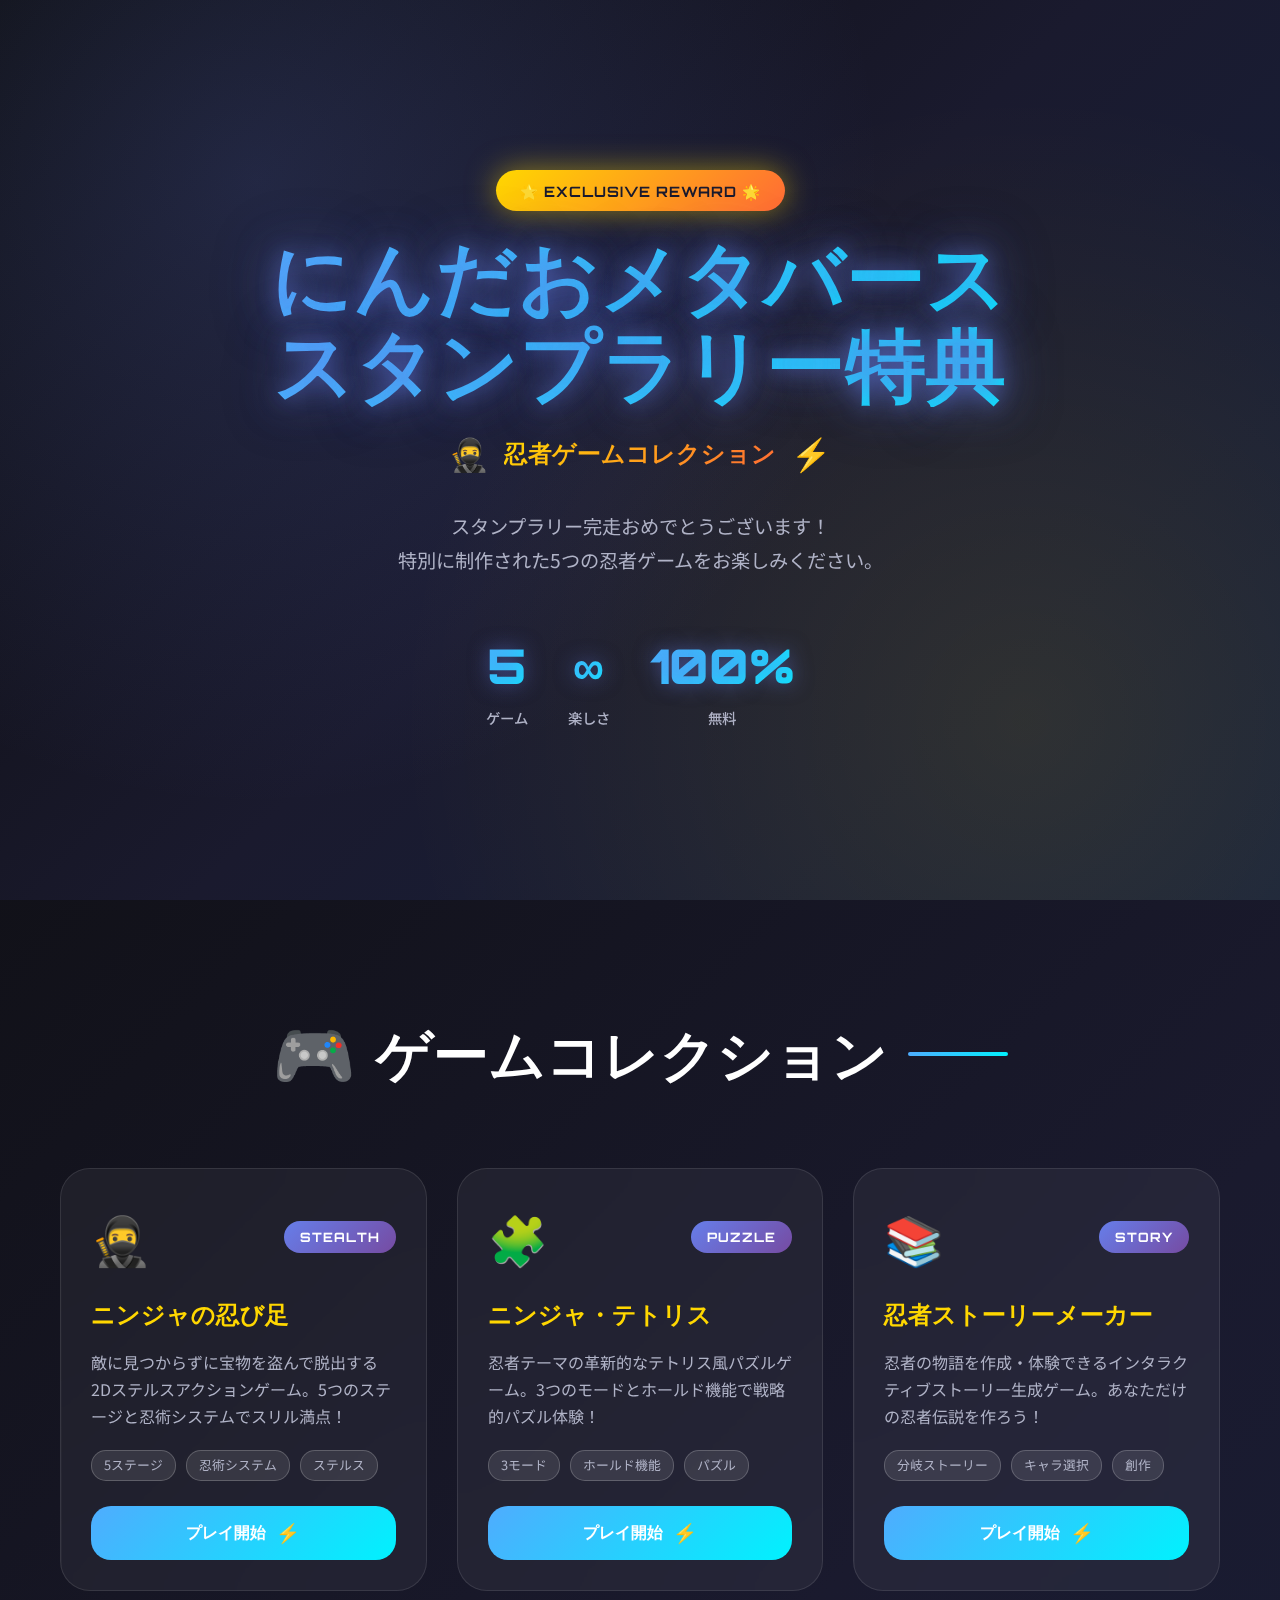
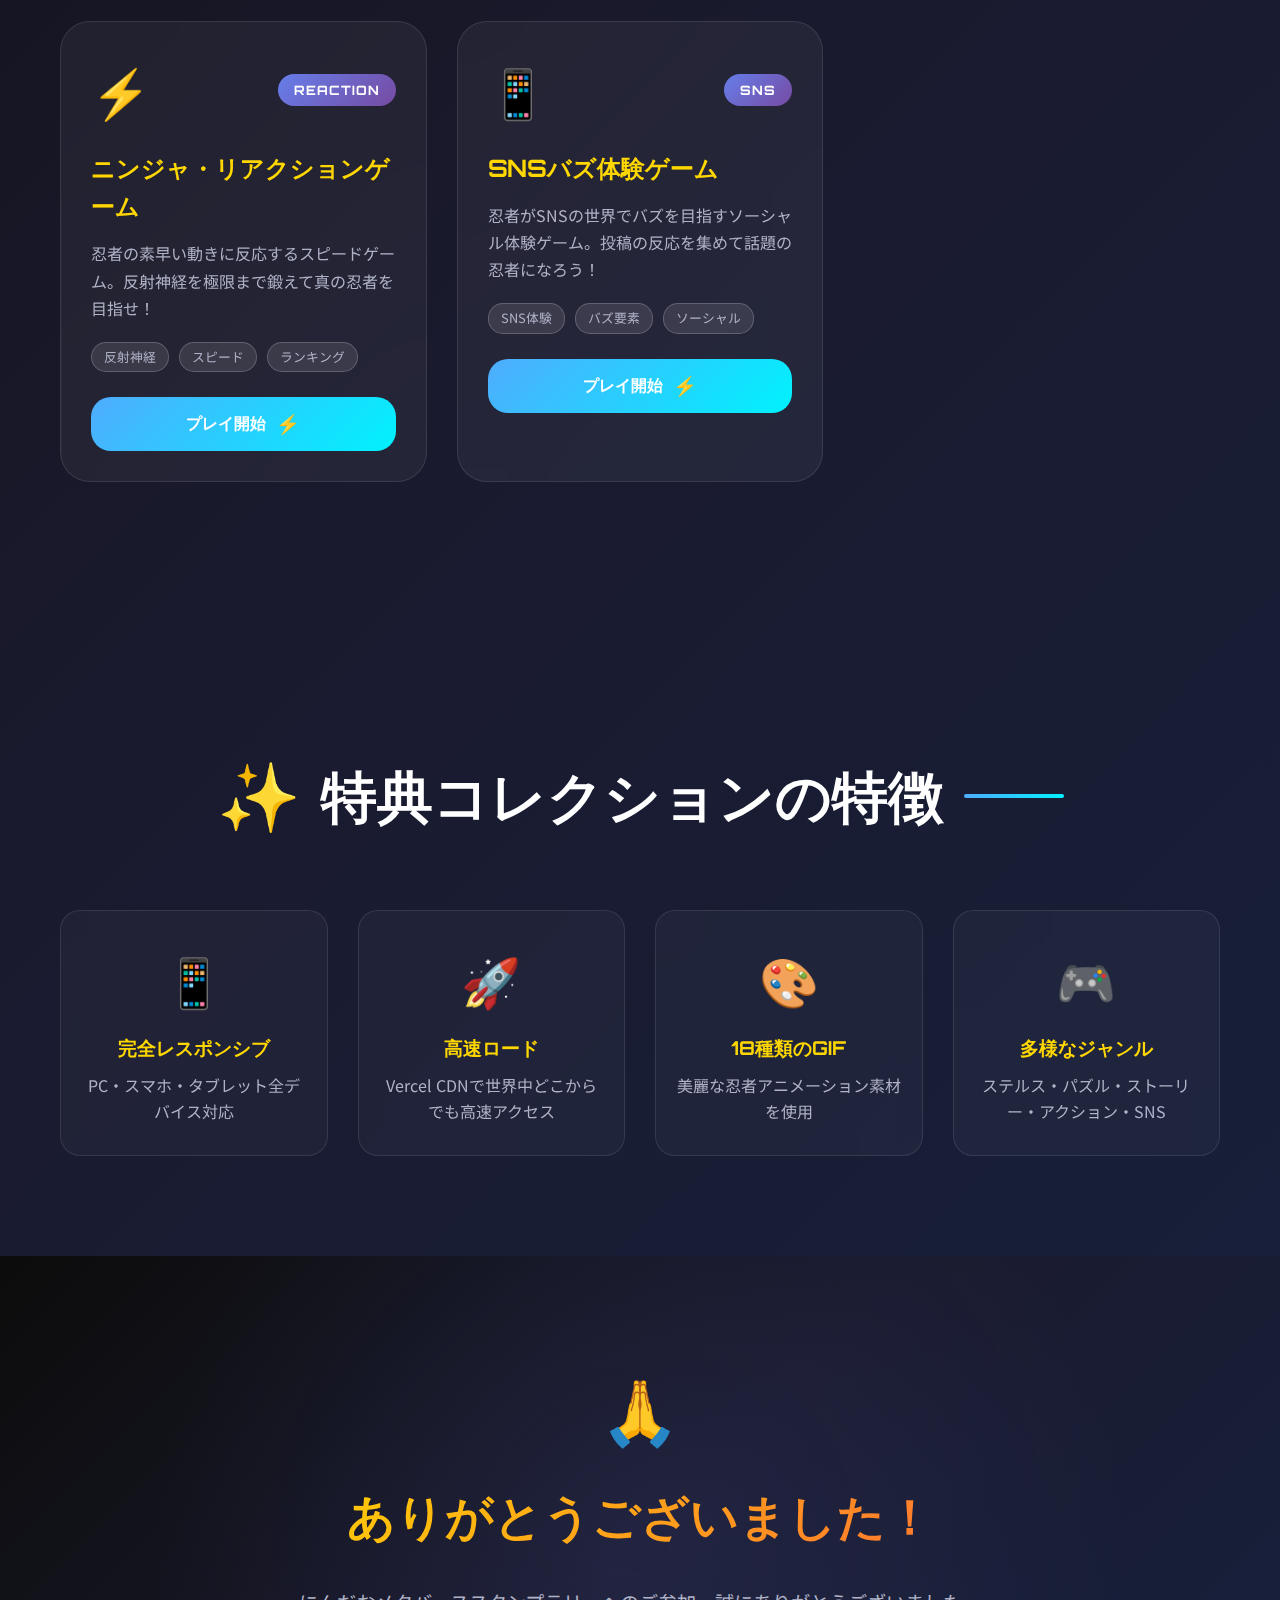
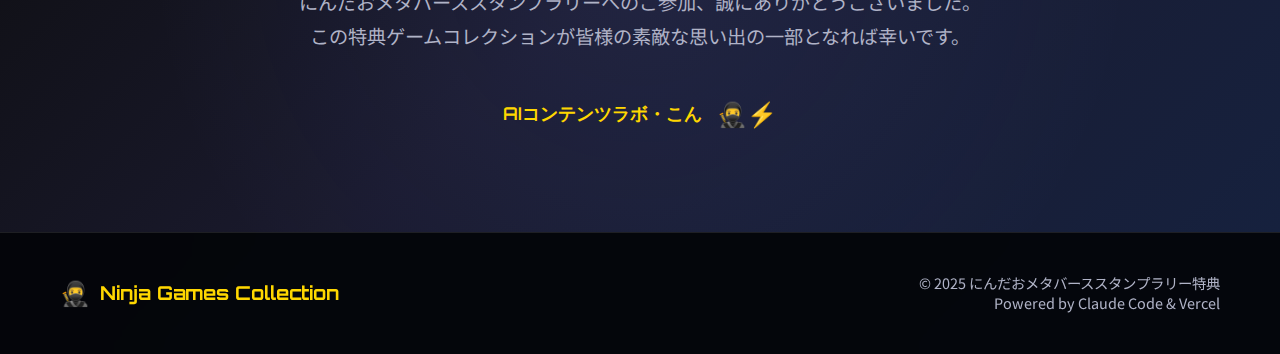
<file: index.html>
<!DOCTYPE html>
<html lang="ja">
<head>
    <meta charset="UTF-8">
    <meta name="viewport" content="width=device-width, initial-scale=1.0">
    <title>🥷 にんだおメタバーススタンプラリー特典 - 忍者ゲームコレクション</title>
    <meta name="description" content="にんだおメタバーススタンプラリー参加者限定！5つの忍者ゲームコレクションをお楽しみください。">
    <link rel="stylesheet" href="style.css">
    <link rel="preconnect" href="https://fonts.googleapis.com">
    <link rel="preconnect" href="https://fonts.gstatic.com" crossorigin>
    <link href="https://fonts.googleapis.com/css2?family=Noto+Sans+JP:wght@400;500;700;900&family=Orbitron:wght@400;700;900&display=swap" rel="stylesheet">
</head>
<body>
    <div class="stars-container">
        <div class="star" style="--delay: 0s; --x: 10%; --y: 20%;"></div>
        <div class="star" style="--delay: 1s; --x: 80%; --y: 10%;"></div>
        <div class="star" style="--delay: 2s; --x: 30%; --y: 70%;"></div>
        <div class="star" style="--delay: 3s; --x: 70%; --y: 60%;"></div>
        <div class="star" style="--delay: 4s; --x: 50%; --y: 30%;"></div>
        <div class="star" style="--delay: 5s; --x: 90%; --y: 80%;"></div>
        <div class="star" style="--delay: 6s; --x: 20%; --y: 90%;"></div>
        <div class="star" style="--delay: 7s; --x: 60%; --y: 40%;"></div>
    </div>

    <!-- Hero Section -->
    <header class="hero">
        <div class="hero-content">
            <div class="hero-badge">
                <span class="badge-text">🌟 EXCLUSIVE REWARD 🌟</span>
            </div>
            <h1 class="hero-title">
                <span class="title-line1">にんだおメタバース</span>
                <span class="title-line2">スタンプラリー特典</span>
            </h1>
            <div class="hero-subtitle">
                <span class="subtitle-emoji">🥷</span>
                <span class="subtitle-text">忍者ゲームコレクション</span>
                <span class="subtitle-emoji">⚡</span>
            </div>
            <p class="hero-description">
                スタンプラリー完走おめでとうございます！<br>
                特別に制作された5つの忍者ゲームをお楽しみください。
            </p>
            <div class="hero-stats">
                <div class="stat-item">
                    <span class="stat-number">5</span>
                    <span class="stat-label">ゲーム</span>
                </div>
                <div class="stat-item">
                    <span class="stat-number">∞</span>
                    <span class="stat-label">楽しさ</span>
                </div>
                <div class="stat-item">
                    <span class="stat-number">100%</span>
                    <span class="stat-label">無料</span>
                </div>
            </div>
        </div>
    </header>

    <!-- Games Collection -->
    <section class="games-section">
        <div class="container">
            <h2 class="section-title">
                <span class="title-icon">🎮</span>
                ゲームコレクション
                <span class="title-decoration"></span>
            </h2>
            
            <div class="games-grid">
                <!-- Game 1: Ninja Stealth -->
                <div class="game-card" data-game="stealth">
                    <div class="card-glow"></div>
                    <div class="card-header">
                        <div class="game-icon">🥷</div>
                        <div class="game-badge">STEALTH</div>
                    </div>
                    <div class="card-content">
                        <h3 class="game-title">ニンジャの忍び足</h3>
                        <p class="game-description">
                            敵に見つからずに宝物を盗んで脱出する2Dステルスアクションゲーム。5つのステージと忍術システムでスリル満点！
                        </p>
                        <div class="game-features">
                            <span class="feature-tag">5ステージ</span>
                            <span class="feature-tag">忍術システム</span>
                            <span class="feature-tag">ステルス</span>
                        </div>
                    </div>
                    <div class="card-footer">
                        <button class="play-btn" data-url="./nindao-metaverse-site/ninja-stealth/">
                            <span class="btn-text">プレイ開始</span>
                            <span class="btn-icon">⚡</span>
                        </button>
                    </div>
                </div>

                <!-- Game 2: Ninja Tetris -->
                <div class="game-card" data-game="tetris">
                    <div class="card-glow"></div>
                    <div class="card-header">
                        <div class="game-icon">🧩</div>
                        <div class="game-badge">PUZZLE</div>
                    </div>
                    <div class="card-content">
                        <h3 class="game-title">ニンジャ・テトリス</h3>
                        <p class="game-description">
                            忍者テーマの革新的なテトリス風パズルゲーム。3つのモードとホールド機能で戦略的パズル体験！
                        </p>
                        <div class="game-features">
                            <span class="feature-tag">3モード</span>
                            <span class="feature-tag">ホールド機能</span>
                            <span class="feature-tag">パズル</span>
                        </div>
                    </div>
                    <div class="card-footer">
                        <button class="play-btn" data-url="./nindao-metaverse-site/ninja-tetris/">
                            <span class="btn-text">プレイ開始</span>
                            <span class="btn-icon">⚡</span>
                        </button>
                    </div>
                </div>

                <!-- Game 3: Story Maker -->
                <div class="game-card" data-game="story">
                    <div class="card-glow"></div>
                    <div class="card-header">
                        <div class="game-icon">📚</div>
                        <div class="game-badge">STORY</div>
                    </div>
                    <div class="card-content">
                        <h3 class="game-title">忍者ストーリーメーカー</h3>
                        <p class="game-description">
                            忍者の物語を作成・体験できるインタラクティブストーリー生成ゲーム。あなただけの忍者伝説を作ろう！
                        </p>
                        <div class="game-features">
                            <span class="feature-tag">分岐ストーリー</span>
                            <span class="feature-tag">キャラ選択</span>
                            <span class="feature-tag">創作</span>
                        </div>
                    </div>
                    <div class="card-footer">
                        <button class="play-btn" data-url="./nindao-metaverse-site/story-maker/">
                            <span class="btn-text">プレイ開始</span>
                            <span class="btn-icon">⚡</span>
                        </button>
                    </div>
                </div>

                <!-- Game 4: Reaction Game -->
                <div class="game-card" data-game="reaction">
                    <div class="card-glow"></div>
                    <div class="card-header">
                        <div class="game-icon">⚡</div>
                        <div class="game-badge">REACTION</div>
                    </div>
                    <div class="card-content">
                        <h3 class="game-title">ニンジャ・リアクションゲーム</h3>
                        <p class="game-description">
                            忍者の素早い動きに反応するスピードゲーム。反射神経を極限まで鍛えて真の忍者を目指せ！
                        </p>
                        <div class="game-features">
                            <span class="feature-tag">反射神経</span>
                            <span class="feature-tag">スピード</span>
                            <span class="feature-tag">ランキング</span>
                        </div>
                    </div>
                    <div class="card-footer">
                        <button class="play-btn" data-url="./nindao-metaverse-site/reaction/">
                            <span class="btn-text">プレイ開始</span>
                            <span class="btn-icon">⚡</span>
                        </button>
                    </div>
                </div>

                <!-- Game 5: Buzz Game -->
                <div class="game-card" data-game="buzz">
                    <div class="card-glow"></div>
                    <div class="card-header">
                        <div class="game-icon">📱</div>
                        <div class="game-badge">SNS</div>
                    </div>
                    <div class="card-content">
                        <h3 class="game-title">SNSバズ体験ゲーム</h3>
                        <p class="game-description">
                            忍者がSNSの世界でバズを目指すソーシャル体験ゲーム。投稿の反応を集めて話題の忍者になろう！
                        </p>
                        <div class="game-features">
                            <span class="feature-tag">SNS体験</span>
                            <span class="feature-tag">バズ要素</span>
                            <span class="feature-tag">ソーシャル</span>
                        </div>
                    </div>
                    <div class="card-footer">
                        <button class="play-btn" data-url="./nindao-metaverse-site/buz/">
                            <span class="btn-text">プレイ開始</span>
                            <span class="btn-icon">⚡</span>
                        </button>
                    </div>
                </div>
            </div>
        </div>
    </section>

    <!-- Features Section -->
    <section class="features-section">
        <div class="container">
            <h2 class="section-title">
                <span class="title-icon">✨</span>
                特典コレクションの特徴
                <span class="title-decoration"></span>
            </h2>
            
            <div class="features-grid">
                <div class="feature-item">
                    <div class="feature-icon">📱</div>
                    <h3 class="feature-title">完全レスポンシブ</h3>
                    <p class="feature-desc">PC・スマホ・タブレット全デバイス対応</p>
                </div>
                <div class="feature-item">
                    <div class="feature-icon">🚀</div>
                    <h3 class="feature-title">高速ロード</h3>
                    <p class="feature-desc">Vercel CDNで世界中どこからでも高速アクセス</p>
                </div>
                <div class="feature-item">
                    <div class="feature-icon">🎨</div>
                    <h3 class="feature-title">18種類のGIF</h3>
                    <p class="feature-desc">美麗な忍者アニメーション素材を使用</p>
                </div>
                <div class="feature-item">
                    <div class="feature-icon">🎮</div>
                    <h3 class="feature-title">多様なジャンル</h3>
                    <p class="feature-desc">ステルス・パズル・ストーリー・アクション・SNS</p>
                </div>
            </div>
        </div>
    </section>

    <!-- Thank You Section -->
    <section class="thank-you-section">
        <div class="container">
            <div class="thank-you-content">
                <div class="thank-you-emoji">🙏</div>
                <h2 class="thank-you-title">ありがとうございました！</h2>
                <p class="thank-you-text">
                    にんだおメタバーススタンプラリーへのご参加、誠にありがとうございました。<br>
                    この特典ゲームコレクションが皆様の素敵な思い出の一部となれば幸いです。
                </p>
                <div class="thank-you-signature">
                    <span class="signature-text">AIコンテンツラボ・こん</span>
                    <span class="signature-emoji">🥷⚡</span>
                </div>
            </div>
        </div>
    </section>

    <!-- Footer -->
    <footer class="footer">
        <div class="container">
            <div class="footer-content">
                <div class="footer-logo">
                    <span class="logo-emoji">🥷</span>
                    <span class="logo-text">Ninja Games Collection</span>
                </div>
                <div class="footer-info">
                    <p>© 2025 にんだおメタバーススタンプラリー特典</p>
                    <p>Powered by Claude Code & Vercel</p>
                </div>
            </div>
        </div>
    </footer>

    <script src="script.js"></script>
</body>
</html>
</file>
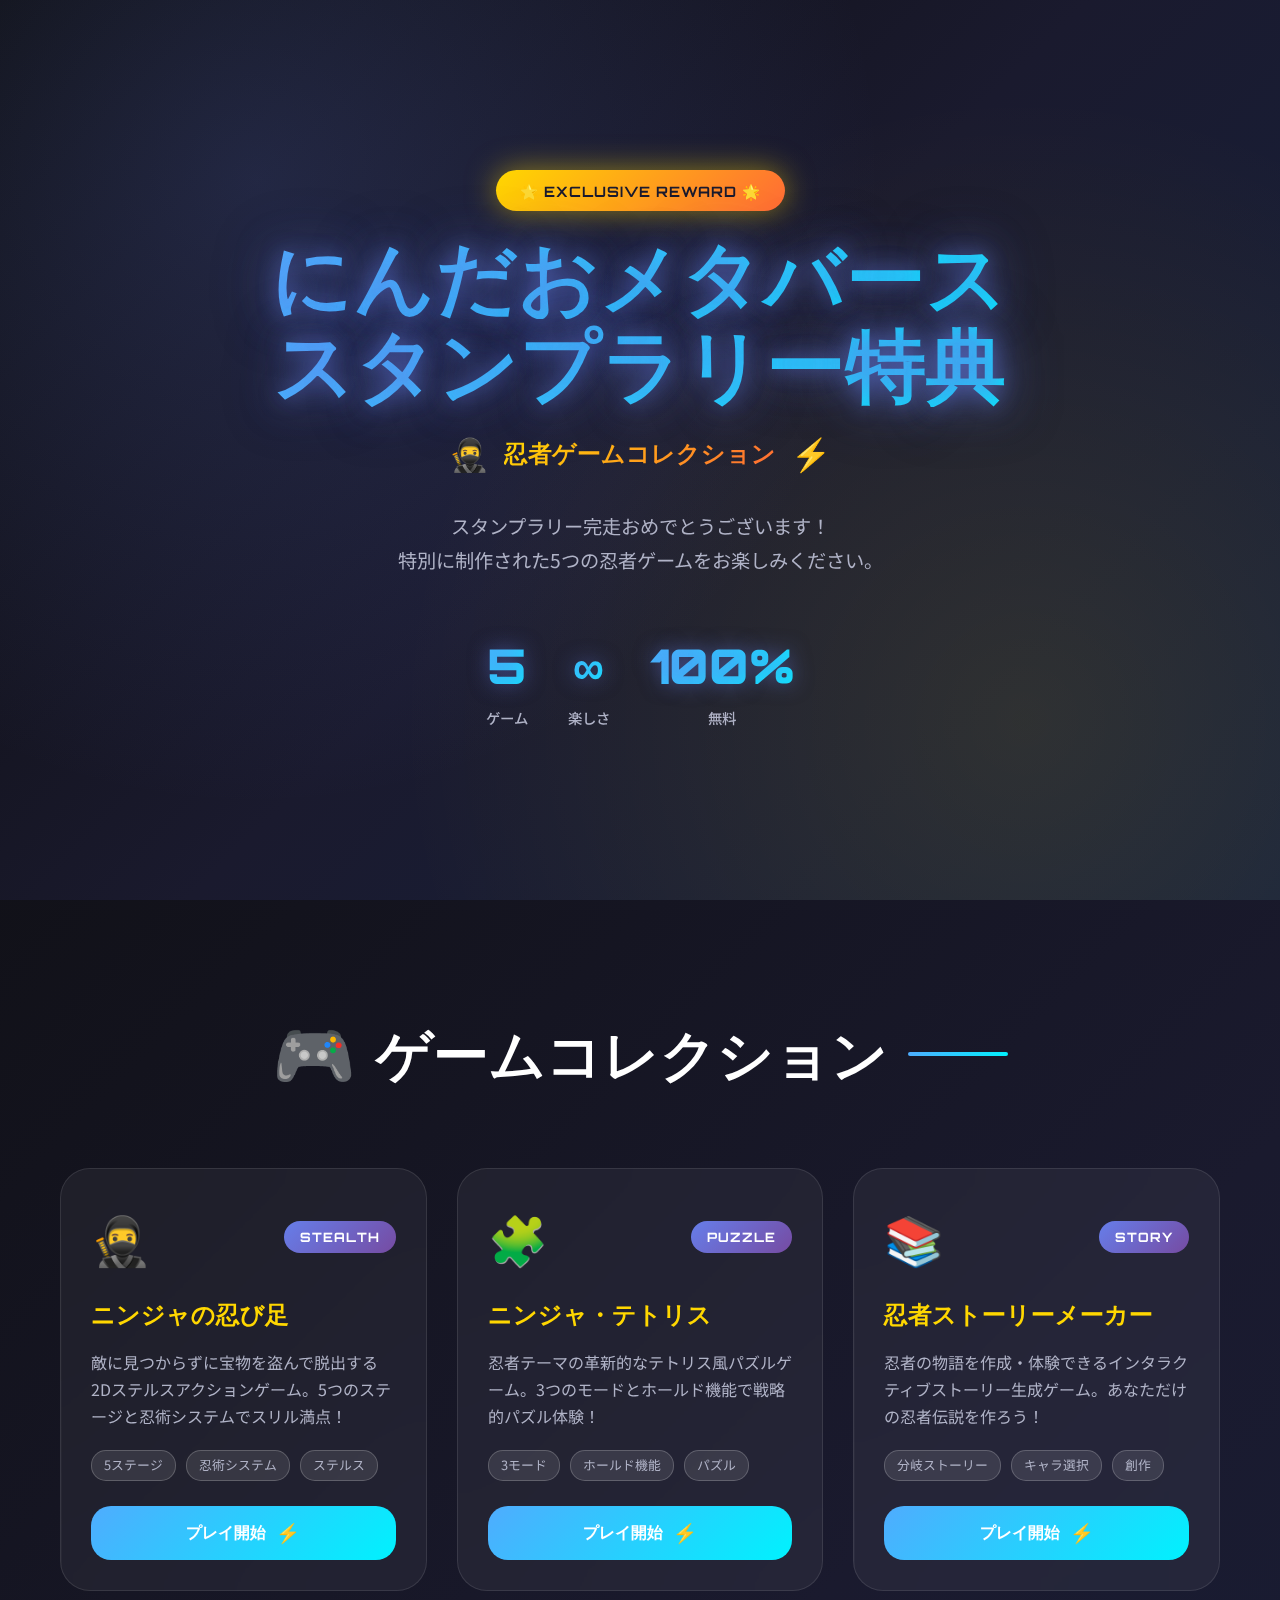
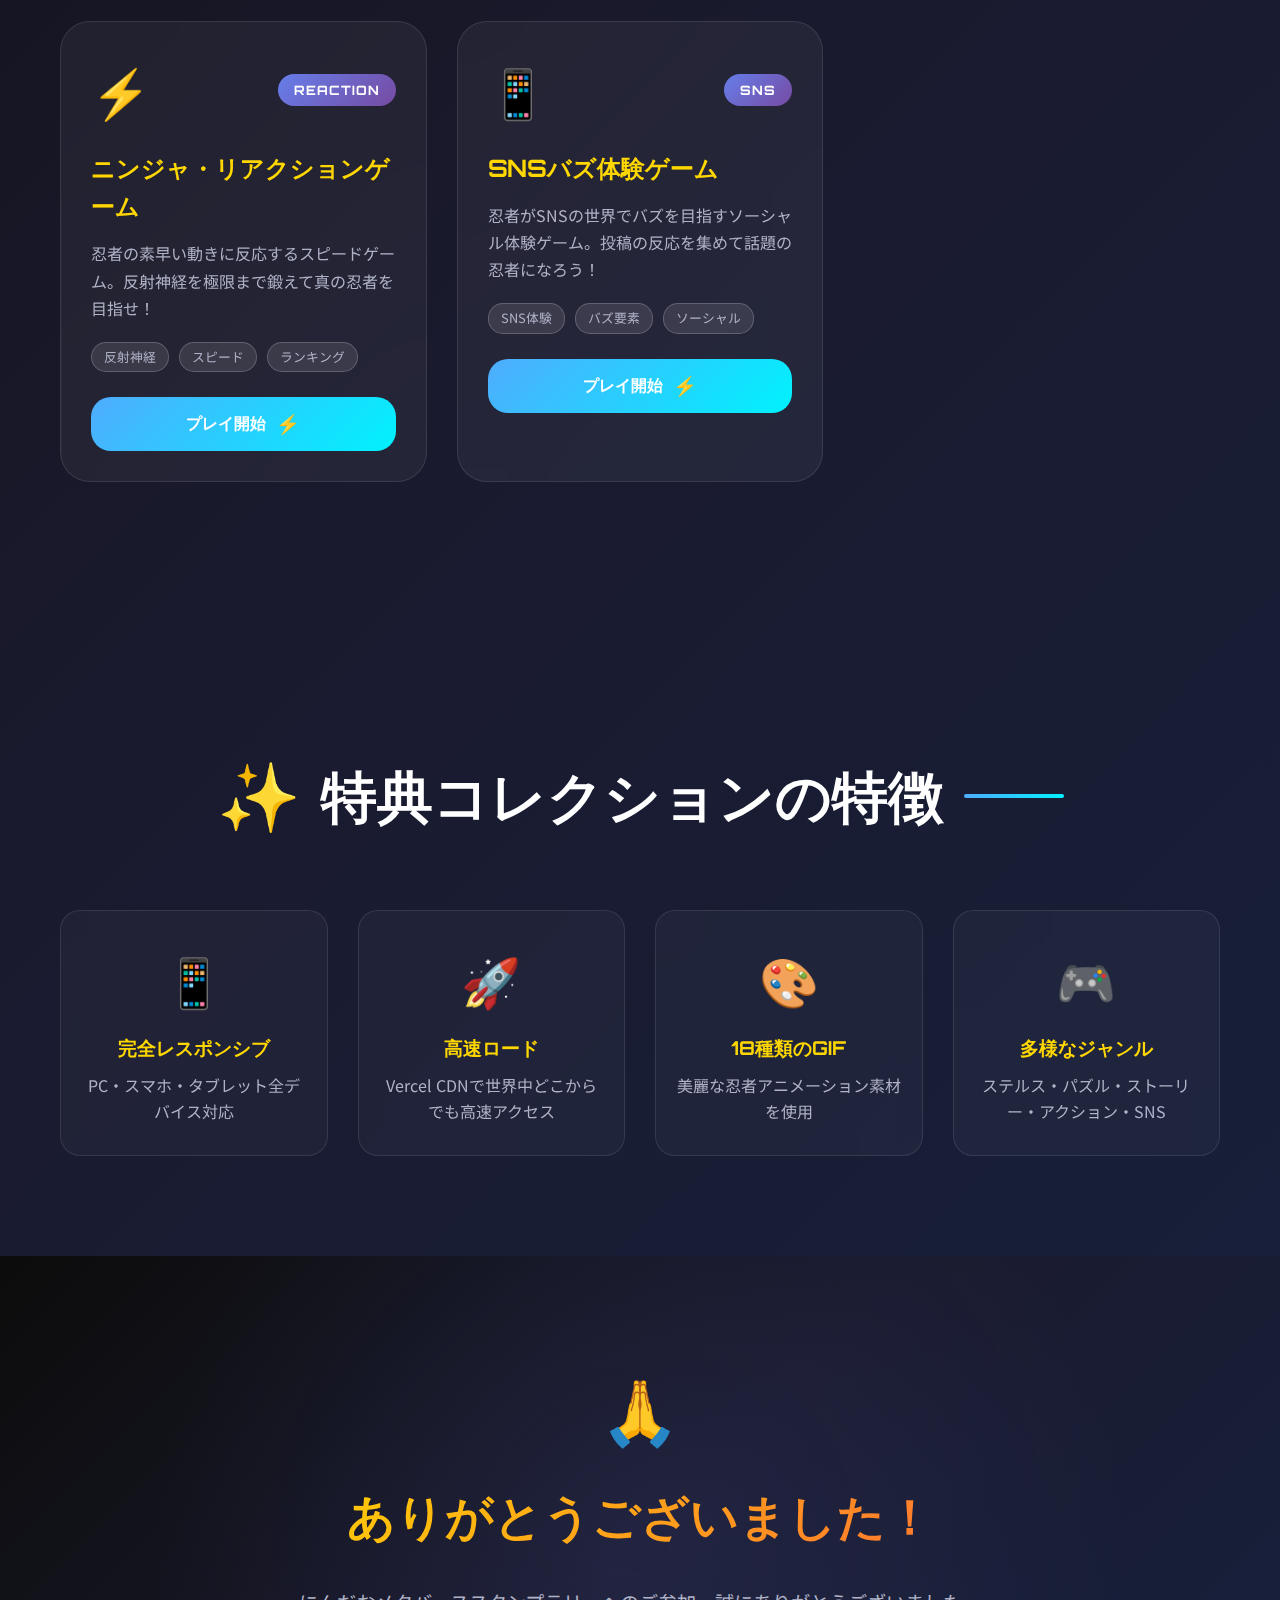
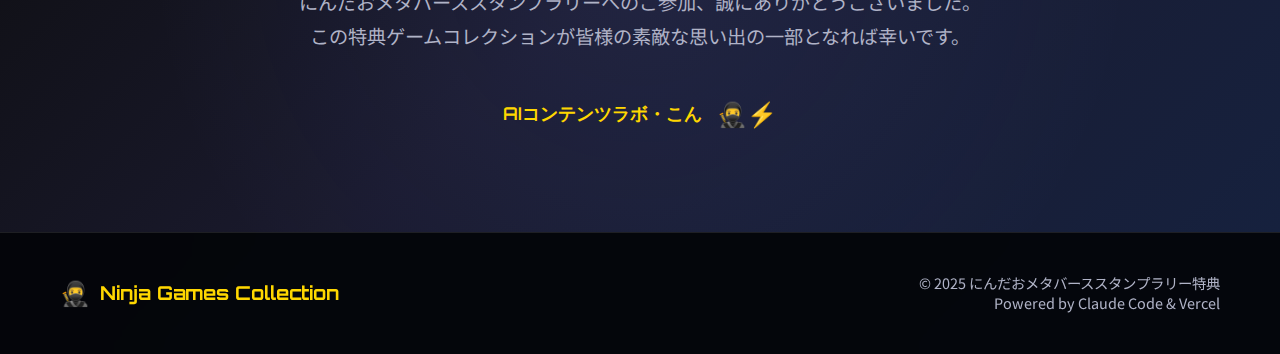
<file: nindao-metaverse-site/index.html>
<!DOCTYPE html>
<html lang="ja">
<head>
    <meta charset="UTF-8">
    <meta name="viewport" content="width=device-width, initial-scale=1.0">
    <title>🥷 にんだおメタバーススタンプラリー特典 - 忍者ゲームコレクション</title>
    <meta name="description" content="にんだおメタバーススタンプラリー参加者限定！5つの忍者ゲームコレクションをお楽しみください。">
    <link rel="stylesheet" href="style.css">
    <link rel="preconnect" href="https://fonts.googleapis.com">
    <link rel="preconnect" href="https://fonts.gstatic.com" crossorigin>
    <link href="https://fonts.googleapis.com/css2?family=Noto+Sans+JP:wght@400;500;700;900&family=Orbitron:wght@400;700;900&display=swap" rel="stylesheet">
</head>
<body>
    <div class="stars-container">
        <div class="star" style="--delay: 0s; --x: 10%; --y: 20%;"></div>
        <div class="star" style="--delay: 1s; --x: 80%; --y: 10%;"></div>
        <div class="star" style="--delay: 2s; --x: 30%; --y: 70%;"></div>
        <div class="star" style="--delay: 3s; --x: 70%; --y: 60%;"></div>
        <div class="star" style="--delay: 4s; --x: 50%; --y: 30%;"></div>
        <div class="star" style="--delay: 5s; --x: 90%; --y: 80%;"></div>
        <div class="star" style="--delay: 6s; --x: 20%; --y: 90%;"></div>
        <div class="star" style="--delay: 7s; --x: 60%; --y: 40%;"></div>
    </div>

    <!-- Hero Section -->
    <header class="hero">
        <div class="hero-content">
            <div class="hero-badge">
                <span class="badge-text">🌟 EXCLUSIVE REWARD 🌟</span>
            </div>
            <h1 class="hero-title">
                <span class="title-line1">にんだおメタバース</span>
                <span class="title-line2">スタンプラリー特典</span>
            </h1>
            <div class="hero-subtitle">
                <span class="subtitle-emoji">🥷</span>
                <span class="subtitle-text">忍者ゲームコレクション</span>
                <span class="subtitle-emoji">⚡</span>
            </div>
            <p class="hero-description">
                スタンプラリー完走おめでとうございます！<br>
                特別に制作された5つの忍者ゲームをお楽しみください。
            </p>
            <div class="hero-stats">
                <div class="stat-item">
                    <span class="stat-number">5</span>
                    <span class="stat-label">ゲーム</span>
                </div>
                <div class="stat-item">
                    <span class="stat-number">∞</span>
                    <span class="stat-label">楽しさ</span>
                </div>
                <div class="stat-item">
                    <span class="stat-number">100%</span>
                    <span class="stat-label">無料</span>
                </div>
            </div>
        </div>
    </header>

    <!-- Games Collection -->
    <section class="games-section">
        <div class="container">
            <h2 class="section-title">
                <span class="title-icon">🎮</span>
                ゲームコレクション
                <span class="title-decoration"></span>
            </h2>
            
            <div class="games-grid">
                <!-- Game 1: Ninja Stealth -->
                <div class="game-card" data-game="stealth">
                    <div class="card-glow"></div>
                    <div class="card-header">
                        <div class="game-icon">🥷</div>
                        <div class="game-badge">STEALTH</div>
                    </div>
                    <div class="card-content">
                        <h3 class="game-title">ニンジャの忍び足</h3>
                        <p class="game-description">
                            敵に見つからずに宝物を盗んで脱出する2Dステルスアクションゲーム。5つのステージと忍術システムでスリル満点！
                        </p>
                        <div class="game-features">
                            <span class="feature-tag">5ステージ</span>
                            <span class="feature-tag">忍術システム</span>
                            <span class="feature-tag">ステルス</span>
                        </div>
                    </div>
                    <div class="card-footer">
                        <button class="play-btn" data-url="https://ninja-stealth-g33gq8yxw-ukopoyo-gmailcoms-projects.vercel.app">
                            <span class="btn-text">プレイ開始</span>
                            <span class="btn-icon">⚡</span>
                        </button>
                    </div>
                </div>

                <!-- Game 2: Ninja Tetris -->
                <div class="game-card" data-game="tetris">
                    <div class="card-glow"></div>
                    <div class="card-header">
                        <div class="game-icon">🧩</div>
                        <div class="game-badge">PUZZLE</div>
                    </div>
                    <div class="card-content">
                        <h3 class="game-title">ニンジャ・テトリス</h3>
                        <p class="game-description">
                            忍者テーマの革新的なテトリス風パズルゲーム。3つのモードとホールド機能で戦略的パズル体験！
                        </p>
                        <div class="game-features">
                            <span class="feature-tag">3モード</span>
                            <span class="feature-tag">ホールド機能</span>
                            <span class="feature-tag">パズル</span>
                        </div>
                    </div>
                    <div class="card-footer">
                        <button class="play-btn" data-url="https://ninja-tetris-9sd9el50d-ukopoyo-gmailcoms-projects.vercel.app">
                            <span class="btn-text">プレイ開始</span>
                            <span class="btn-icon">⚡</span>
                        </button>
                    </div>
                </div>

                <!-- Game 3: Story Maker -->
                <div class="game-card" data-game="story">
                    <div class="card-glow"></div>
                    <div class="card-header">
                        <div class="game-icon">📚</div>
                        <div class="game-badge">STORY</div>
                    </div>
                    <div class="card-content">
                        <h3 class="game-title">忍者ストーリーメーカー</h3>
                        <p class="game-description">
                            忍者の物語を作成・体験できるインタラクティブストーリー生成ゲーム。あなただけの忍者伝説を作ろう！
                        </p>
                        <div class="game-features">
                            <span class="feature-tag">分岐ストーリー</span>
                            <span class="feature-tag">キャラ選択</span>
                            <span class="feature-tag">創作</span>
                        </div>
                    </div>
                    <div class="card-footer">
                        <button class="play-btn" data-url="https://story-maker-oadb6js75-ukopoyo-gmailcoms-projects.vercel.app">
                            <span class="btn-text">プレイ開始</span>
                            <span class="btn-icon">⚡</span>
                        </button>
                    </div>
                </div>

                <!-- Game 4: Reaction Game -->
                <div class="game-card" data-game="reaction">
                    <div class="card-glow"></div>
                    <div class="card-header">
                        <div class="game-icon">⚡</div>
                        <div class="game-badge">REACTION</div>
                    </div>
                    <div class="card-content">
                        <h3 class="game-title">ニンジャ・リアクションゲーム</h3>
                        <p class="game-description">
                            忍者の素早い動きに反応するスピードゲーム。反射神経を極限まで鍛えて真の忍者を目指せ！
                        </p>
                        <div class="game-features">
                            <span class="feature-tag">反射神経</span>
                            <span class="feature-tag">スピード</span>
                            <span class="feature-tag">ランキング</span>
                        </div>
                    </div>
                    <div class="card-footer">
                        <button class="play-btn" data-url="https://reaction-e2ld9w7du-ukopoyo-gmailcoms-projects.vercel.app">
                            <span class="btn-text">プレイ開始</span>
                            <span class="btn-icon">⚡</span>
                        </button>
                    </div>
                </div>

                <!-- Game 5: Buzz Game -->
                <div class="game-card" data-game="buzz">
                    <div class="card-glow"></div>
                    <div class="card-header">
                        <div class="game-icon">📱</div>
                        <div class="game-badge">SNS</div>
                    </div>
                    <div class="card-content">
                        <h3 class="game-title">SNSバズ体験ゲーム</h3>
                        <p class="game-description">
                            忍者がSNSの世界でバズを目指すソーシャル体験ゲーム。投稿の反応を集めて話題の忍者になろう！
                        </p>
                        <div class="game-features">
                            <span class="feature-tag">SNS体験</span>
                            <span class="feature-tag">バズ要素</span>
                            <span class="feature-tag">ソーシャル</span>
                        </div>
                    </div>
                    <div class="card-footer">
                        <button class="play-btn" data-url="https://buz-seven.vercel.app/">
                            <span class="btn-text">プレイ開始</span>
                            <span class="btn-icon">⚡</span>
                        </button>
                    </div>
                </div>
            </div>
        </div>
    </section>

    <!-- Features Section -->
    <section class="features-section">
        <div class="container">
            <h2 class="section-title">
                <span class="title-icon">✨</span>
                特典コレクションの特徴
                <span class="title-decoration"></span>
            </h2>
            
            <div class="features-grid">
                <div class="feature-item">
                    <div class="feature-icon">📱</div>
                    <h3 class="feature-title">完全レスポンシブ</h3>
                    <p class="feature-desc">PC・スマホ・タブレット全デバイス対応</p>
                </div>
                <div class="feature-item">
                    <div class="feature-icon">🚀</div>
                    <h3 class="feature-title">高速ロード</h3>
                    <p class="feature-desc">Vercel CDNで世界中どこからでも高速アクセス</p>
                </div>
                <div class="feature-item">
                    <div class="feature-icon">🎨</div>
                    <h3 class="feature-title">18種類のGIF</h3>
                    <p class="feature-desc">美麗な忍者アニメーション素材を使用</p>
                </div>
                <div class="feature-item">
                    <div class="feature-icon">🎮</div>
                    <h3 class="feature-title">多様なジャンル</h3>
                    <p class="feature-desc">ステルス・パズル・ストーリー・アクション・SNS</p>
                </div>
            </div>
        </div>
    </section>

    <!-- Thank You Section -->
    <section class="thank-you-section">
        <div class="container">
            <div class="thank-you-content">
                <div class="thank-you-emoji">🙏</div>
                <h2 class="thank-you-title">ありがとうございました！</h2>
                <p class="thank-you-text">
                    にんだおメタバーススタンプラリーへのご参加、誠にありがとうございました。<br>
                    この特典ゲームコレクションが皆様の素敵な思い出の一部となれば幸いです。
                </p>
                <div class="thank-you-signature">
                    <span class="signature-text">AIコンテンツラボ・こん</span>
                    <span class="signature-emoji">🥷⚡</span>
                </div>
            </div>
        </div>
    </section>

    <!-- Footer -->
    <footer class="footer">
        <div class="container">
            <div class="footer-content">
                <div class="footer-logo">
                    <span class="logo-emoji">🥷</span>
                    <span class="logo-text">Ninja Games Collection</span>
                </div>
                <div class="footer-info">
                    <p>© 2025 にんだおメタバーススタンプラリー特典</p>
                    <p>Powered by Claude Code & Vercel</p>
                </div>
            </div>
        </div>
    </footer>

    <script src="script.js"></script>
</body>
</html>
</file>
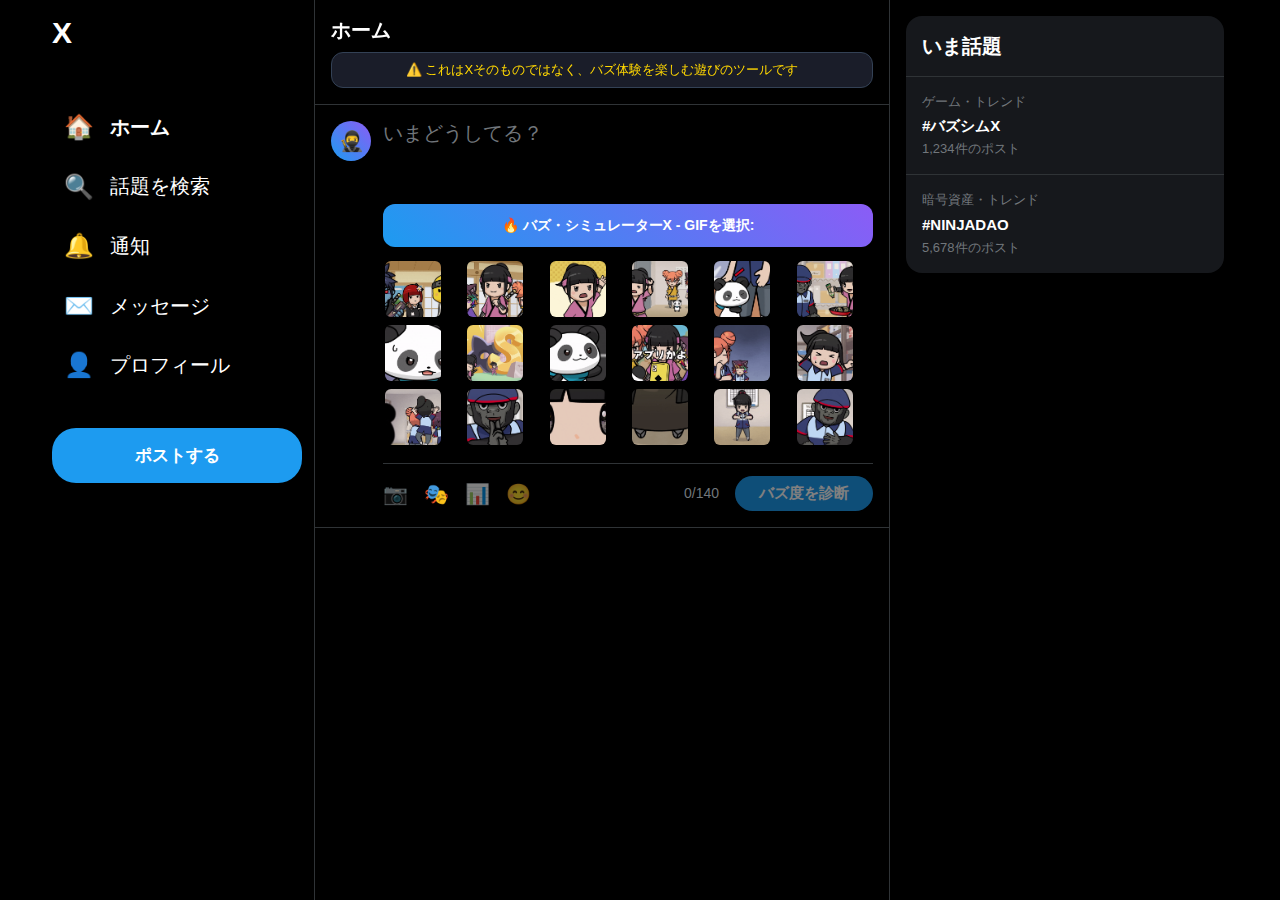
<file: nindao-metaverse-site/buz/index.html>
<!DOCTYPE html>
<html lang="ja">
<head>
    <meta charset="UTF-8">
    <meta name="viewport" content="width=device-width, initial-scale=1.0">
    <title>バズ・シミュレーターX</title>
    <link rel="stylesheet" href="style.css">
</head>
<body>
    <div class="app">
        <!-- Left Sidebar -->
        <div class="sidebar">
            <div class="logo">X</div>
            <nav class="nav">
                <div class="nav-item active">
                    <span class="icon">🏠</span>
                    <span class="text">ホーム</span>
                </div>
                <div class="nav-item">
                    <span class="icon">🔍</span>
                    <span class="text">話題を検索</span>
                </div>
                <div class="nav-item">
                    <span class="icon">🔔</span>
                    <span class="text">通知</span>
                </div>
                <div class="nav-item">
                    <span class="icon">✉️</span>
                    <span class="text">メッセージ</span>
                </div>
                <div class="nav-item">
                    <span class="icon">👤</span>
                    <span class="text">プロフィール</span>
                </div>
            </nav>
            <button class="post-btn">ポストする</button>
        </div>

        <!-- Main Content -->
        <div class="main">
            <div class="header">
                <h1>ホーム</h1>
                <div class="warning">
                    ⚠️ これはXそのものではなく、バズ体験を楽しむ遊びのツールです
                </div>
            </div>

            <!-- Tweet Composer -->
            <div class="composer" id="composer">
                <div class="avatar">🥷</div>
                <div class="compose-area">
                    <textarea 
                        id="tweetText" 
                        placeholder="いまどうしてる？"
                        maxlength="140"
                    ></textarea>
                    
                    <div class="selected-media" id="selectedMedia" style="display: none;">
                        <img id="selectedGif" alt="選択されたGIF">
                    </div>
                    
                    <div class="gif-section">
                        <div class="section-title">🔥 バズ・シミュレーターX - GIFを選択:</div>
                        <div class="gif-grid" id="gifGrid"></div>
                    </div>
                    
                    <div class="compose-footer">
                        <div class="media-icons">
                            <span class="media-icon">📷</span>
                            <span class="media-icon active">🎭</span>
                            <span class="media-icon">📊</span>
                            <span class="media-icon">😊</span>
                        </div>
                        <div class="post-area">
                            <span class="char-count" id="charCount">0/140</span>
                            <button class="buzz-btn" id="buzzBtn" disabled>バズ度を診断</button>
                        </div>
                    </div>
                </div>
            </div>

            <!-- Results -->
            <div class="results" id="results" style="display: none;">
                <div class="result-tweet">
                    <div class="tweet-header">
                        <div class="avatar">🥷</div>
                        <div class="user-info">
                            <span class="name">NinjaDAO Member</span>
                            <span class="username">@ninja_buzzer</span>
                            <span class="time">• 今</span>
                        </div>
                    </div>
                    <div class="tweet-content">
                        <div class="tweet-text" id="resultText"></div>
                        <div class="tweet-media" id="resultMedia" style="display: none;">
                            <img id="resultGif" alt="投稿のGIF">
                        </div>
                        <div class="tweet-stats">
                            <div class="stat">
                                <span class="icon">💬</span>
                                <span class="count">42</span>
                            </div>
                            <div class="stat">
                                <span class="icon">🔄</span>
                                <span class="count" id="retweets">0</span>
                            </div>
                            <div class="stat">
                                <span class="icon">❤️</span>
                                <span class="count" id="likes">0</span>
                            </div>
                            <div class="stat">
                                <span class="icon">📊</span>
                                <span class="count" id="views">0</span>
                            </div>
                        </div>
                    </div>
                </div>
                
                <div class="analysis">
                    <div class="rank-display">
                        <div class="rank-badge" id="rankBadge">診断中...</div>
                        <div class="rank-message" id="rankMessage">バズ度を計算しています...</div>
                    </div>
                    
                    <div class="reaction-area" id="reactionArea">
                        <img id="reactionGif" alt="リアクションGIF">
                    </div>
                    
                    <div class="action-buttons">
                        <button class="share-btn" id="shareBtn">Xで投稿する</button>
                        <button class="retry-btn" id="retryBtn">もう一度診断</button>
                    </div>
                </div>
            </div>
        </div>

        <!-- Right Sidebar -->
        <div class="trending">
            <div class="trending-section">
                <h3>いま話題</h3>
                <div class="trend-item">
                    <div class="trend-category">ゲーム・トレンド</div>
                    <div class="trend-topic">#バズシムX</div>
                    <div class="trend-count">1,234件のポスト</div>
                </div>
                <div class="trend-item">
                    <div class="trend-category">暗号資産・トレンド</div>
                    <div class="trend-topic">#NINJADAO</div>
                    <div class="trend-count">5,678件のポスト</div>
                </div>
            </div>
        </div>
    </div>

    <script src="script.js"></script>
</body>
</html>
</file>
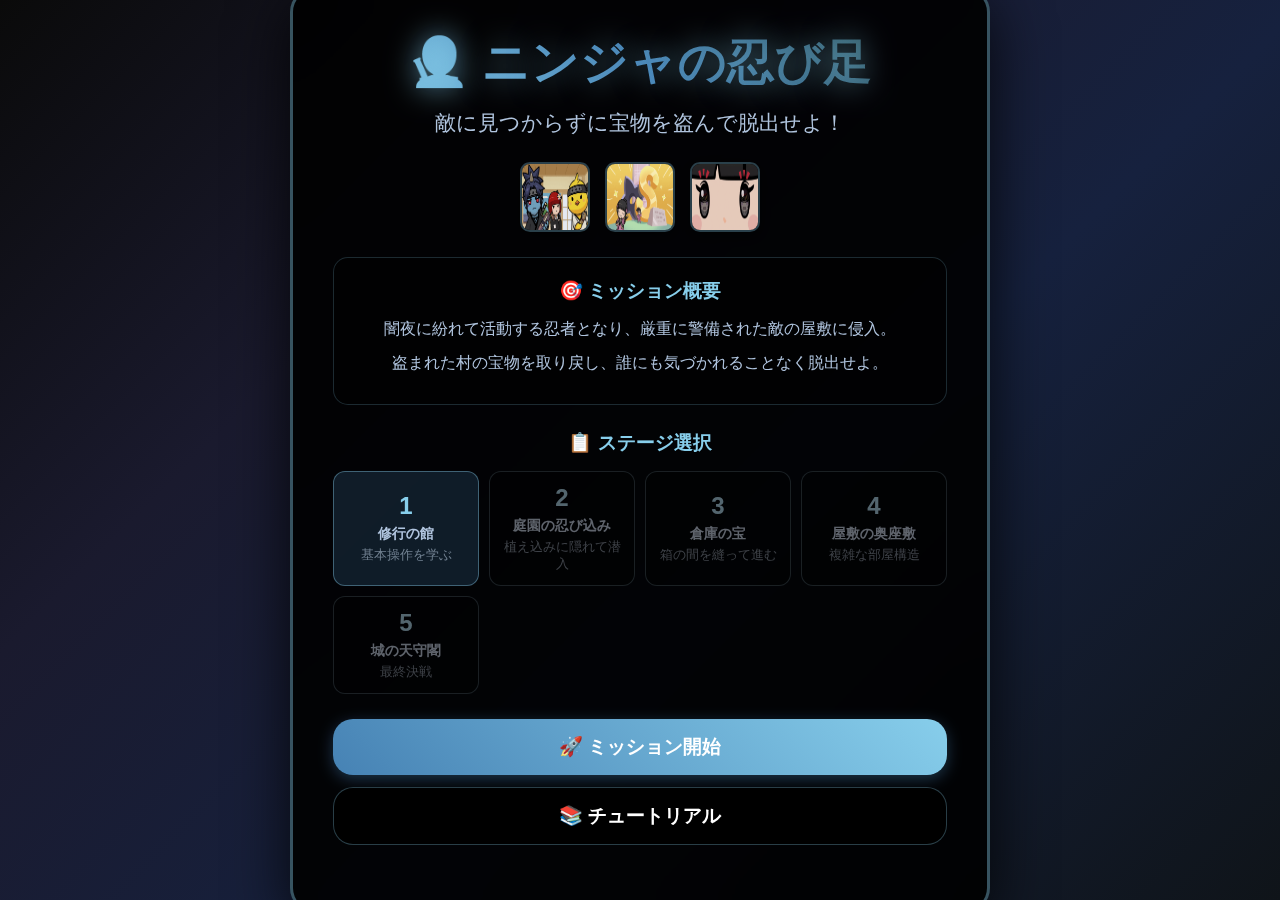
<file: nindao-metaverse-site/ninja-stealth/index.html>
<!DOCTYPE html>
<html lang="ja">
<head>
    <meta charset="UTF-8">
    <meta name="viewport" content="width=device-width, initial-scale=1.0">
    <title>🥷 ニンジャの忍び足 - Ninja Stealth Mission</title>
    <link rel="stylesheet" href="style.css">
</head>
<body>
    <div class="game-container">
        <!-- Header -->
        <header class="header">
            <h1>🥷 ニンジャの忍び足</h1>
            <p>敵に見つからずに宝物を盗んで脱出せよ！</p>
        </header>

        <!-- Game Area -->
        <div class="game-area">
            <!-- Left Panel -->
            <div class="left-panel">
                <!-- Mission Status -->
                <div class="info-panel">
                    <h3>🎯 ミッション状況</h3>
                    <div class="mission-display">
                        <div class="mission-item">
                            <span class="label">ステージ:</span>
                            <span class="value" id="currentStage">1</span>
                        </div>
                        <div class="mission-item">
                            <span class="label">宝物:</span>
                            <span class="value" id="treasuresCollected">0</span>
                            <span class="total">/ <span id="totalTreasures">1</span></span>
                        </div>
                        <div class="mission-item">
                            <span class="label">ステータス:</span>
                            <span class="value" id="missionStatus">潜入中</span>
                        </div>
                    </div>
                </div>

                <!-- Ninja Status -->
                <div class="info-panel">
                    <h3>🥷 忍者状態</h3>
                    <div class="ninja-status">
                        <div class="status-bar">
                            <span class="status-label">ステルス度:</span>
                            <div class="stealth-bar">
                                <div class="stealth-fill" id="stealthBar"></div>
                            </div>
                            <span class="status-value" id="stealthValue">100%</span>
                        </div>
                        <div class="ninja-state">
                            <span class="state-label">状態:</span>
                            <span class="state-value" id="ninjaState">隠密中</span>
                        </div>
                        <div class="movement-mode">
                            <span class="mode-label">移動:</span>
                            <span class="mode-value" id="movementMode">通常</span>
                        </div>
                    </div>
                </div>

                <!-- Ninja Abilities -->
                <div class="info-panel">
                    <h3>🔮 忍術</h3>
                    <div class="abilities-display">
                        <div class="ability-item" id="smokeBombAbility">
                            <div class="ability-icon">💨</div>
                            <div class="ability-info">
                                <div class="ability-name">煙玉</div>
                                <div class="ability-count" id="smokeBombCount">1</div>
                            </div>
                        </div>
                        <div class="ability-item" id="cloneAbility">
                            <div class="ability-icon">👥</div>
                            <div class="ability-info">
                                <div class="ability-name">分身術</div>
                                <div class="ability-count" id="cloneCount">1</div>
                            </div>
                        </div>
                        <div class="ability-item" id="invisibilityAbility">
                            <div class="ability-icon">👻</div>
                            <div class="ability-info">
                                <div class="ability-name">透明化</div>
                                <div class="ability-count" id="invisibilityCount">0</div>
                            </div>
                        </div>
                    </div>
                </div>
            </div>

            <!-- Main Game Field -->
            <div class="main-field">
                <div class="game-canvas-container">
                    <canvas id="gameCanvas" width="600" height="480"></canvas>
                    
                    <!-- Game Over Overlay -->
                    <div class="game-over-overlay" id="gameOverOverlay" style="display: none;">
                        <div class="game-over-content">
                            <h2 id="gameOverTitle">🥷 ミッション失敗</h2>
                            <div class="mission-results">
                                <div class="result-item">
                                    <span class="result-label">クリアステージ:</span>
                                    <span class="result-value" id="finalStage">0</span>
                                </div>
                                <div class="result-item">
                                    <span class="result-label">回収宝物:</span>
                                    <span class="result-value" id="finalTreasures">0</span>
                                </div>
                                <div class="result-item">
                                    <span class="result-label">ランク:</span>
                                    <span class="result-value" id="finalRank">C</span>
                                </div>
                                <div class="result-item">
                                    <span class="result-label">クリア時間:</span>
                                    <span class="result-value" id="finalTime">--:--</span>
                                </div>
                            </div>
                            <div class="game-over-buttons">
                                <button class="btn primary" id="retryBtn">🔄 再挑戦</button>
                                <button class="btn secondary" id="stageSelectBtn">📋 ステージ選択</button>
                            </div>
                        </div>
                    </div>

                    <!-- Pause Overlay -->
                    <div class="pause-overlay" id="pauseOverlay" style="display: none;">
                        <div class="pause-content">
                            <h2>⏸️ 一時停止</h2>
                            <p>Pキーまたはタップで再開</p>
                            <button class="btn primary" id="resumeBtn">▶️ 再開</button>
                        </div>
                    </div>

                    <!-- Stage Clear Overlay -->
                    <div class="stage-clear-overlay" id="stageClearOverlay" style="display: none;">
                        <div class="stage-clear-content">
                            <h2>🎉 ステージクリア！</h2>
                            <div class="clear-stats">
                                <div class="clear-item">
                                    <span class="clear-label">ランク:</span>
                                    <span class="clear-value" id="clearRank">S</span>
                                </div>
                                <div class="clear-item">
                                    <span class="clear-label">発見回数:</span>
                                    <span class="clear-value" id="clearDetections">0</span>
                                </div>
                                <div class="clear-item">
                                    <span class="clear-label">クリア時間:</span>
                                    <span class="clear-value" id="clearTime">01:23</span>
                                </div>
                            </div>
                            <div class="clear-buttons">
                                <button class="btn primary" id="nextStageBtn">➡️ 次のステージ</button>
                                <button class="btn secondary" id="replayStageBtn">🔄 もう一度</button>
                            </div>
                        </div>
                    </div>
                </div>

                <!-- Game Controls -->
                <div class="game-controls">
                    <button class="control-btn" id="pauseBtn">⏸️ ポーズ</button>
                    <button class="control-btn" id="restartBtn">🔄 リスタート</button>
                    <button class="control-btn" id="helpBtn">❓ 操作方法</button>
                </div>
            </div>

            <!-- Right Panel -->
            <div class="right-panel">
                <!-- Minimap -->
                <div class="info-panel">
                    <h3>🗺️ マップ</h3>
                    <div class="minimap-container">
                        <canvas id="minimapCanvas" width="150" height="120"></canvas>
                    </div>
                </div>

                <!-- Enemy Status -->
                <div class="info-panel">
                    <h3>👁️ 警備状況</h3>
                    <div class="enemy-status">
                        <div class="alert-level">
                            <span class="alert-label">警戒レベル:</span>
                            <span class="alert-value" id="alertLevel">平常</span>
                        </div>
                        <div class="enemy-count">
                            <span class="enemy-label">警備兵:</span>
                            <span class="enemy-value" id="enemyCount">1</span>
                        </div>
                    </div>
                </div>

                <!-- Stage Progress -->
                <div class="info-panel">
                    <h3>📊 進行状況</h3>
                    <div class="stage-progress">
                        <div class="stage-item" data-stage="1">
                            <div class="stage-number">1</div>
                            <div class="stage-name">修行の館</div>
                            <div class="stage-status unlocked">🔓</div>
                        </div>
                        <div class="stage-item" data-stage="2">
                            <div class="stage-number">2</div>
                            <div class="stage-name">庭園</div>
                            <div class="stage-status locked">🔒</div>
                        </div>
                        <div class="stage-item" data-stage="3">
                            <div class="stage-number">3</div>
                            <div class="stage-name">倉庫</div>
                            <div class="stage-status locked">🔒</div>
                        </div>
                        <div class="stage-item" data-stage="4">
                            <div class="stage-number">4</div>
                            <div class="stage-name">奥座敷</div>
                            <div class="stage-status locked">🔒</div>
                        </div>
                        <div class="stage-item" data-stage="5">
                            <div class="stage-number">5</div>
                            <div class="stage-name">天守閣</div>
                            <div class="stage-status locked">🔒</div>
                        </div>
                    </div>
                </div>
            </div>
        </div>

        <!-- Mobile Touch Controls -->
        <div class="mobile-controls" id="mobileControls">
            <div class="touch-row">
                <button class="touch-btn ability-btn" id="smokeBombBtn">💨</button>
                <button class="touch-btn ability-btn" id="cloneBtn">👥</button>
                <button class="touch-btn ability-btn" id="invisibilityBtn">👻</button>
            </div>
            <div class="touch-row">
                <button class="touch-btn movement-btn" id="sneakBtn">🤫</button>
                <button class="touch-btn movement-btn" id="hideBtn">🫥</button>
                <button class="touch-btn movement-btn" id="runBtn">🏃</button>
            </div>
            <div class="touch-row dpad">
                <div class="dpad-container">
                    <button class="dpad-btn" id="upBtn">⬆️</button>
                    <div class="dpad-middle">
                        <button class="dpad-btn" id="leftBtn">⬅️</button>
                        <div class="dpad-center"></div>
                        <button class="dpad-btn" id="rightBtn">➡️</button>
                    </div>
                    <button class="dpad-btn" id="downBtn">⬇️</button>
                </div>
            </div>
        </div>

        <!-- Help Modal -->
        <div class="modal" id="helpModal">
            <div class="modal-content">
                <div class="modal-header">
                    <h3>❓ 操作方法</h3>
                    <button class="close-btn" id="closeHelp">&times;</button>
                </div>
                <div class="help-content">
                    <div class="help-section">
                        <h4>🖥️ PC操作</h4>
                        <div class="controls-grid">
                            <div class="control-item">
                                <kbd>WASD</kbd> <kbd>↑↓←→</kbd>
                                <span>移動</span>
                            </div>
                            <div class="control-item">
                                <kbd>Shift</kbd>
                                <span>しゃがみ移動（静音）</span>
                            </div>
                            <div class="control-item">
                                <kbd>Space</kbd>
                                <span>隠れる</span>
                            </div>
                            <div class="control-item">
                                <kbd>1</kbd>
                                <span>煙玉</span>
                            </div>
                            <div class="control-item">
                                <kbd>2</kbd>
                                <span>分身術</span>
                            </div>
                            <div class="control-item">
                                <kbd>3</kbd>
                                <span>透明化</span>
                            </div>
                            <div class="control-item">
                                <kbd>P</kbd>
                                <span>ポーズ</span>
                            </div>
                        </div>
                    </div>

                    <div class="help-section">
                        <h4>📱 モバイル操作</h4>
                        <div class="mobile-help">
                            <p><strong>基本操作：</strong></p>
                            <p>• 十字キーで移動</p>
                            <p>• 🤫ボタンでしゃがみ移動（静音）</p>
                            <p>• 🫥ボタンで隠れる</p>
                            <p>• 能力ボタン（💨👥👻）で忍術使用</p>
                            
                            <p><strong>ゲーム画面ジェスチャー：</strong></p>
                            <p>• タップ：しゃがみ切り替え</p>
                            <p>• ダブルタップ：煙玉使用</p>
                            <p>• 長押し（0.5秒）：隠れる</p>
                            <p>• スワイプ：移動方向</p>
                            
                            <p><strong>ヒント：</strong></p>
                            <p>• 縦向きでのプレイを推奨</p>
                            <p>• バイブレーション対応デバイスでは触覚フィードバックあり</p>
                        </div>
                    </div>

                    <div class="help-section">
                        <h4>🎯 ゲームルール</h4>
                        <ul class="rules-list">
                            <li>敵に発見されずに宝物を全て回収</li>
                            <li>脱出ポイントに到達してクリア</li>
                            <li>3回発見されるとミッション失敗</li>
                            <li>しゃがみ移動で足音を消せる</li>
                            <li>障害物の後ろに隠れて身を潜める</li>
                            <li>忍術を駆使してピンチを乗り切る</li>
                        </ul>
                    </div>
                </div>
            </div>
        </div>

        <!-- Start Screen -->
        <div class="start-screen" id="startScreen">
            <div class="start-content">
                <h1>🥷 ニンジャの忍び足</h1>
                <p class="subtitle">敵に見つからずに宝物を盗んで脱出せよ！</p>
                
                <div class="ninja-demo">
                    <img src="ninja_gif/gif.gif" alt="Ninja Demo" class="demo-gif">
                    <img src="ninja_gif/gif (7).gif" alt="Ninja Demo" class="demo-gif">
                    <img src="ninja_gif/gif (14).gif" alt="Ninja Demo" class="demo-gif">
                </div>

                <div class="mission-briefing">
                    <h3>🎯 ミッション概要</h3>
                    <p>闇夜に紛れて活動する忍者となり、厳重に警備された敵の屋敷に侵入。</p>
                    <p>盗まれた村の宝物を取り戻し、誰にも気づかれることなく脱出せよ。</p>
                </div>

                <div class="stage-selection">
                    <h3>📋 ステージ選択</h3>
                    <div class="stage-buttons">
                        <button class="stage-btn unlocked" data-stage="1">
                            <div class="stage-num">1</div>
                            <div class="stage-title">修行の館</div>
                            <div class="stage-desc">基本操作を学ぶ</div>
                        </button>
                        <button class="stage-btn locked" data-stage="2">
                            <div class="stage-num">2</div>
                            <div class="stage-title">庭園の忍び込み</div>
                            <div class="stage-desc">植え込みに隠れて潜入</div>
                        </button>
                        <button class="stage-btn locked" data-stage="3">
                            <div class="stage-num">3</div>
                            <div class="stage-title">倉庫の宝</div>
                            <div class="stage-desc">箱の間を縫って進む</div>
                        </button>
                        <button class="stage-btn locked" data-stage="4">
                            <div class="stage-num">4</div>
                            <div class="stage-title">屋敷の奥座敷</div>
                            <div class="stage-desc">複雑な部屋構造</div>
                        </button>
                        <button class="stage-btn locked" data-stage="5">
                            <div class="stage-num">5</div>
                            <div class="stage-title">城の天守閣</div>
                            <div class="stage-desc">最終決戦</div>
                        </button>
                    </div>
                </div>

                <div class="start-buttons">
                    <button class="btn large primary" id="startMissionBtn">🚀 ミッション開始</button>
                    <button class="btn large secondary" id="tutorialBtn">📚 チュートリアル</button>
                </div>
            </div>
        </div>
    </div>

    <!-- Background Effects -->
    <div class="background-effects">
        <div class="ninja-star star1">⭐</div>
        <div class="ninja-star star2">✦</div>
        <div class="ninja-star star3">💫</div>
        <div class="ninja-star star4">⭐</div>
        <div class="ninja-star star5">✦</div>
        <div class="falling-leaf leaf1">🍃</div>
        <div class="falling-leaf leaf2">🍂</div>
        <div class="falling-leaf leaf3">🍃</div>
    </div>

    <script src="script.js"></script>
</body>
</html>
</file>
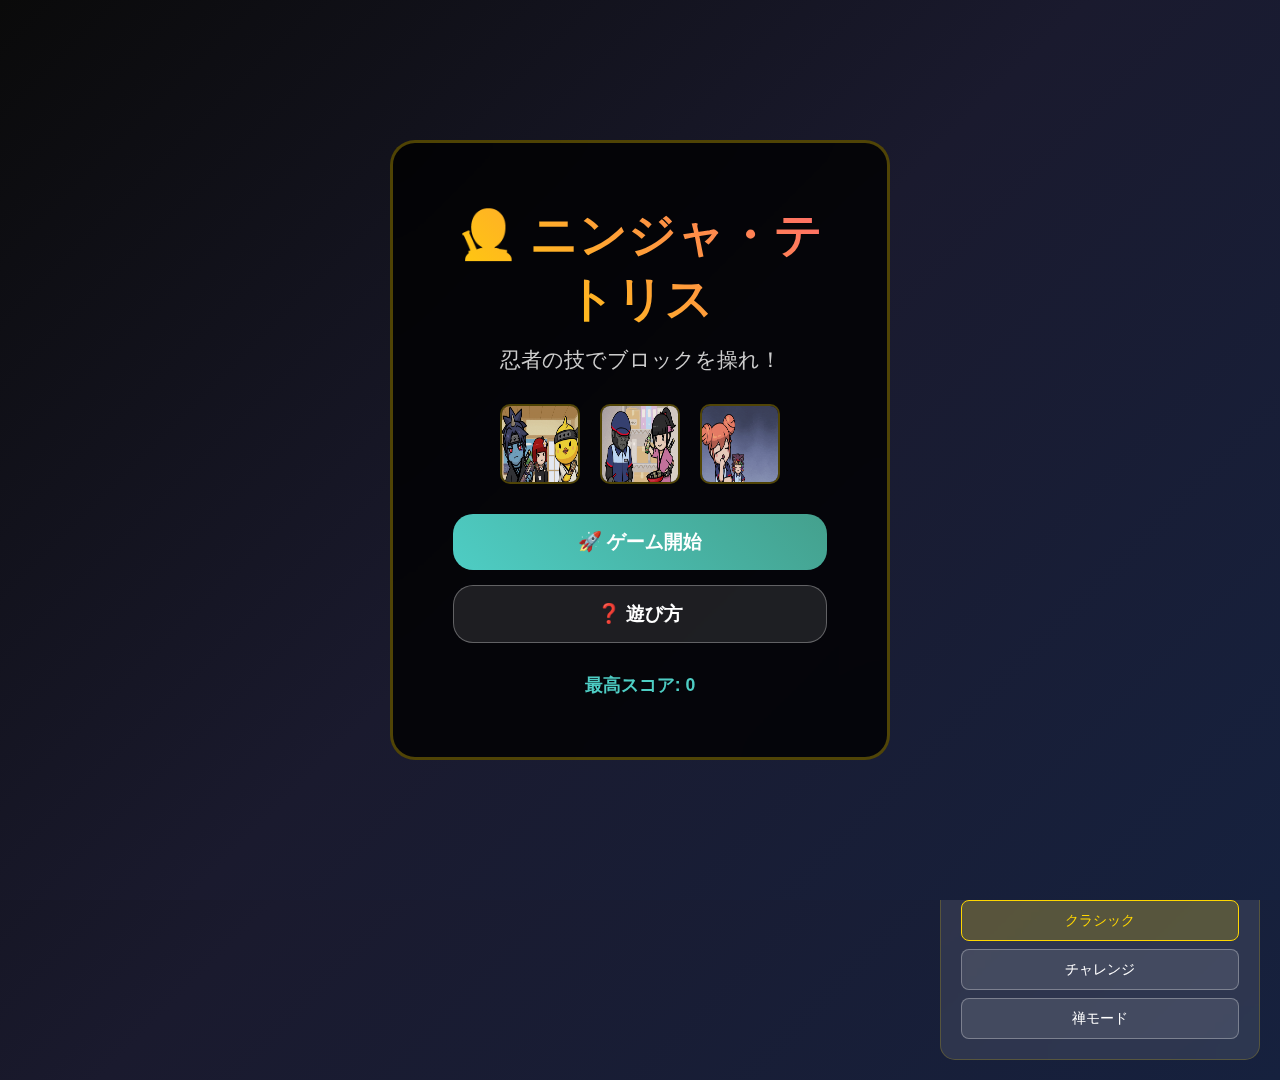
<file: nindao-metaverse-site/ninja-tetris/index.html>
<!DOCTYPE html>
<html lang="ja">
<head>
    <meta charset="UTF-8">
    <meta name="viewport" content="width=device-width, initial-scale=1.0">
    <title>🥷 ニンジャ・テトリス</title>
    <link rel="stylesheet" href="style.css">
</head>
<body>
    <div class="game-container">
        <!-- Header -->
        <header class="header">
            <h1>🥷 ニンジャ・テトリス</h1>
            <p>忍者の技でブロックを操り、横一列を揃えよ！</p>
        </header>

        <!-- Game Area -->
        <div class="game-area">
            <!-- Left Panel -->
            <div class="left-panel">
                <!-- Score Info -->
                <div class="info-panel">
                    <h3>🏆 スコア</h3>
                    <div class="score-display">
                        <div class="score-item">
                            <span class="label">現在:</span>
                            <span class="value" id="currentScore">0</span>
                        </div>
                        <div class="score-item">
                            <span class="label">最高:</span>
                            <span class="value" id="highScore">0</span>
                        </div>
                    </div>
                </div>

                <!-- Level Info -->
                <div class="info-panel">
                    <h3>⚡ レベル</h3>
                    <div class="level-display">
                        <div class="score-item">
                            <span class="label">レベル:</span>
                            <span class="value" id="currentLevel">1</span>
                        </div>
                        <div class="score-item">
                            <span class="label">ライン:</span>
                            <span class="value" id="linesCleared">0</span>
                        </div>
                    </div>
                </div>

                <!-- Hold Block -->
                <div class="info-panel">
                    <h3>📦 ホールド</h3>
                    <div class="preview-area" id="holdArea">
                        <canvas id="holdCanvas" width="120" height="120"></canvas>
                    </div>
                </div>
            </div>

            <!-- Main Game Field -->
            <div class="main-field">
                <div class="game-canvas-container">
                    <canvas id="gameCanvas" width="300" height="600"></canvas>
                    
                    <!-- Game Over Overlay -->
                    <div class="game-over-overlay" id="gameOverOverlay" style="display: none;">
                        <div class="game-over-content">
                            <h2>🥷 忍者の修行終了</h2>
                            <div class="final-stats">
                                <div class="stat">
                                    <span class="stat-label">最終スコア:</span>
                                    <span class="stat-value" id="finalScore">0</span>
                                </div>
                                <div class="stat">
                                    <span class="stat-label">レベル:</span>
                                    <span class="stat-value" id="finalLevel">1</span>
                                </div>
                                <div class="stat">
                                    <span class="stat-label">消去ライン:</span>
                                    <span class="stat-value" id="finalLines">0</span>
                                </div>
                            </div>
                            <div class="game-over-buttons">
                                <button class="btn primary" id="restartBtn">🔄 再挑戦</button>
                                <button class="btn secondary" id="menuBtn">📋 メニュー</button>
                            </div>
                        </div>
                    </div>

                    <!-- Pause Overlay -->
                    <div class="pause-overlay" id="pauseOverlay" style="display: none;">
                        <div class="pause-content">
                            <h2>⏸️ 一時停止</h2>
                            <p>Pキーまたはタップで再開</p>
                            <button class="btn primary" id="resumeBtn">▶️ 再開</button>
                        </div>
                    </div>
                </div>

                <!-- Game Controls -->
                <div class="game-controls">
                    <button class="control-btn" id="pauseBtn">⏸️ ポーズ</button>
                    <button class="control-btn" id="restartGameBtn">🔄 リスタート</button>
                    <button class="control-btn" id="helpBtn">❓ 操作方法</button>
                </div>
            </div>

            <!-- Right Panel -->
            <div class="right-panel">
                <!-- Next Blocks -->
                <div class="info-panel">
                    <h3>🔮 次のブロック</h3>
                    <div class="next-blocks">
                        <div class="next-item">
                            <canvas id="next1Canvas" width="80" height="80"></canvas>
                        </div>
                        <div class="next-item">
                            <canvas id="next2Canvas" width="60" height="60"></canvas>
                        </div>
                        <div class="next-item">
                            <canvas id="next3Canvas" width="60" height="60"></canvas>
                        </div>
                    </div>
                </div>

                <!-- Game Stats -->
                <div class="info-panel">
                    <h3>📊 統計</h3>
                    <div class="stats-display">
                        <div class="stat-row">
                            <span class="stat-label">シングル:</span>
                            <span class="stat-value" id="singleLines">0</span>
                        </div>
                        <div class="stat-row">
                            <span class="stat-label">ダブル:</span>
                            <span class="stat-value" id="doubleLines">0</span>
                        </div>
                        <div class="stat-row">
                            <span class="stat-label">トリプル:</span>
                            <span class="stat-value" id="tripleLines">0</span>
                        </div>
                        <div class="stat-row">
                            <span class="stat-label">テトリス:</span>
                            <span class="stat-value" id="tetrisLines">0</span>
                        </div>
                    </div>
                </div>

                <!-- Game Mode -->
                <div class="info-panel">
                    <h3>🎯 モード</h3>
                    <div class="mode-selector">
                        <button class="mode-btn active" data-mode="classic">クラシック</button>
                        <button class="mode-btn" data-mode="challenge">チャレンジ</button>
                        <button class="mode-btn" data-mode="zen">禅モード</button>
                    </div>
                </div>
            </div>
        </div>

        <!-- Mobile Touch Controls -->
        <div class="mobile-controls" id="mobileControls">
            <div class="touch-row">
                <button class="touch-btn" id="holdBtn">📦</button>
                <button class="touch-btn" id="rotateBtn">🔄</button>
                <button class="touch-btn" id="hardDropBtn">⬇️</button>
            </div>
            <div class="touch-row">
                <button class="touch-btn" id="leftBtn">⬅️</button>
                <button class="touch-btn" id="downBtn">⬇️</button>
                <button class="touch-btn" id="rightBtn">➡️</button>
            </div>
        </div>

        <!-- Help Modal -->
        <div class="modal" id="helpModal">
            <div class="modal-content">
                <div class="modal-header">
                    <h3>❓ 操作方法</h3>
                    <button class="close-btn" id="closeHelp">&times;</button>
                </div>
                <div class="help-content">
                    <div class="help-section">
                        <h4>🖥️ PC操作</h4>
                        <div class="controls-grid">
                            <div class="control-item">
                                <kbd>A</kbd> <kbd>←</kbd>
                                <span>左移動</span>
                            </div>
                            <div class="control-item">
                                <kbd>D</kbd> <kbd>→</kbd>
                                <span>右移動</span>
                            </div>
                            <div class="control-item">
                                <kbd>S</kbd> <kbd>↓</kbd>
                                <span>高速落下</span>
                            </div>
                            <div class="control-item">
                                <kbd>W</kbd> <kbd>↑</kbd>
                                <span>回転</span>
                            </div>
                            <div class="control-item">
                                <kbd>Q</kbd>
                                <span>逆回転</span>
                            </div>
                            <div class="control-item">
                                <kbd>Space</kbd>
                                <span>ハードドロップ</span>
                            </div>
                            <div class="control-item">
                                <kbd>C</kbd>
                                <span>ホールド</span>
                            </div>
                            <div class="control-item">
                                <kbd>P</kbd>
                                <span>ポーズ</span>
                            </div>
                        </div>
                    </div>

                    <div class="help-section">
                        <h4>📱 モバイル操作</h4>
                        <div class="mobile-help">
                            <p>• 画面下部のボタンで操作</p>
                            <p>• ゲーム画面を左右タップで移動</p>
                            <p>• ゲーム画面を下にスワイプでハードドロップ</p>
                            <p>• ゲーム画面をタップで回転</p>
                        </div>
                    </div>

                    <div class="help-section">
                        <h4>🎯 ゲームルール</h4>
                        <ul class="rules-list">
                            <li>落下するニンジャブロックを操作</li>
                            <li>横一列を揃えるとライン消去</li>
                            <li>4ライン同時消去で「テトリス」ボーナス</li>
                            <li>ブロックが上端に達するとゲームオーバー</li>
                            <li>レベルが上がると落下速度が増加</li>
                        </ul>
                    </div>
                </div>
            </div>
        </div>

        <!-- Start Screen -->
        <div class="start-screen" id="startScreen">
            <div class="start-content">
                <h1>🥷 ニンジャ・テトリス</h1>
                <p class="subtitle">忍者の技でブロックを操れ！</p>
                
                <div class="ninja-demo">
                    <img src="ninja_gif/gif.gif" alt="Ninja Demo" class="demo-gif">
                    <img src="ninja_gif/gif (5).gif" alt="Ninja Demo" class="demo-gif">
                    <img src="ninja_gif/gif (10).gif" alt="Ninja Demo" class="demo-gif">
                </div>

                <div class="start-buttons">
                    <button class="btn large primary" id="startGameBtn">🚀 ゲーム開始</button>
                    <button class="btn large secondary" id="howToPlayBtn">❓ 遊び方</button>
                </div>

                <div class="best-score">
                    <span>最高スコア: <span id="displayHighScore">0</span></span>
                </div>
            </div>
        </div>
    </div>

    <!-- Background Effects -->
    <div class="background-effects">
        <div class="ninja-star star1">⭐</div>
        <div class="ninja-star star2">✦</div>
        <div class="ninja-star star3">⭐</div>
        <div class="ninja-star star4">✦</div>
        <div class="ninja-star star5">⭐</div>
    </div>

    <script src="script.js"></script>
</body>
</html>
</file>
<file: style.css>
/* Reset and Base Styles */
* {
    margin: 0;
    padding: 0;
    box-sizing: border-box;
}

:root {
    --primary-gradient: linear-gradient(135deg, #667eea 0%, #764ba2 100%);
    --secondary-gradient: linear-gradient(135deg, #f093fb 0%, #f5576c 100%);
    --ninja-gradient: linear-gradient(135deg, #4facfe 0%, #00f2fe 100%);
    --dark-gradient: linear-gradient(135deg, #0c0c0c 0%, #1a1a2e 50%, #16213e 100%);
    --gold-gradient: linear-gradient(135deg, #ffd700 0%, #ff6b35 100%);
    --purple-gradient: linear-gradient(135deg, #667eea 0%, #764ba2 100%);
    
    --text-primary: #ffffff;
    --text-secondary: #b0b3c7;
    --text-accent: #ffd700;
    
    --glow-primary: rgba(102, 126, 234, 0.5);
    --glow-secondary: rgba(255, 215, 0, 0.5);
    
    --border-radius: 20px;
    --border-radius-lg: 30px;
    
    --transition: all 0.4s cubic-bezier(0.25, 0.46, 0.45, 0.94);
    --transition-fast: all 0.2s ease;
}

body {
    font-family: 'Noto Sans JP', sans-serif;
    background: var(--dark-gradient);
    color: var(--text-primary);
    line-height: 1.6;
    min-height: 100vh;
    overflow-x: hidden;
    position: relative;
}

/* Animated Stars Background */
.stars-container {
    position: fixed;
    top: 0;
    left: 0;
    width: 100%;
    height: 100%;
    z-index: -1;
    overflow: hidden;
}

.star {
    position: absolute;
    width: 3px;
    height: 3px;
    background: var(--text-accent);
    border-radius: 50%;
    animation: twinkle 3s ease-in-out infinite var(--delay);
    left: var(--x);
    top: var(--y);
    box-shadow: 
        0 0 10px var(--glow-secondary),
        0 0 20px var(--glow-secondary),
        0 0 30px var(--glow-secondary);
}

@keyframes twinkle {
    0%, 100% { 
        opacity: 0.3; 
        transform: scale(1); 
    }
    50% { 
        opacity: 1; 
        transform: scale(1.5); 
    }
}

/* Container */
.container {
    max-width: 1200px;
    margin: 0 auto;
    padding: 0 20px;
}

/* Hero Section */
.hero {
    min-height: 100vh;
    display: flex;
    align-items: center;
    justify-content: center;
    position: relative;
    background: 
        radial-gradient(circle at 20% 20%, rgba(102, 126, 234, 0.2) 0%, transparent 50%),
        radial-gradient(circle at 80% 80%, rgba(255, 215, 0, 0.1) 0%, transparent 50%),
        var(--dark-gradient);
}

.hero-content {
    text-align: center;
    z-index: 10;
    animation: heroFadeIn 1.5s ease-out;
}

.hero-badge {
    display: inline-block;
    background: var(--gold-gradient);
    padding: 8px 24px;
    border-radius: 50px;
    margin-bottom: 20px;
    animation: glow 2s ease-in-out infinite alternate;
    box-shadow: 0 0 30px var(--glow-secondary);
}

.badge-text {
    font-family: 'Orbitron', monospace;
    font-weight: 700;
    font-size: 0.9rem;
    color: #1a1a2e;
    letter-spacing: 1px;
}

.hero-title {
    font-family: 'Orbitron', monospace;
    font-weight: 900;
    font-size: clamp(2.5rem, 8vw, 5rem);
    line-height: 1.1;
    margin-bottom: 20px;
    text-shadow: 
        0 0 20px var(--glow-primary),
        0 0 40px var(--glow-primary),
        0 0 60px var(--glow-primary);
}

.title-line1, .title-line2 {
    display: block;
    background: var(--ninja-gradient);
    -webkit-background-clip: text;
    -webkit-text-fill-color: transparent;
    background-clip: text;
    animation: shimmer 3s ease-in-out infinite;
}

.hero-subtitle {
    display: flex;
    align-items: center;
    justify-content: center;
    gap: 15px;
    margin-bottom: 30px;
    font-size: 1.5rem;
    font-weight: 700;
}

.subtitle-emoji {
    font-size: 2rem;
    animation: bounce 2s ease-in-out infinite;
}

.subtitle-text {
    background: var(--gold-gradient);
    -webkit-background-clip: text;
    -webkit-text-fill-color: transparent;
    background-clip: text;
    font-family: 'Orbitron', monospace;
}

.hero-description {
    font-size: 1.2rem;
    color: var(--text-secondary);
    max-width: 600px;
    margin: 0 auto 40px;
    line-height: 1.8;
}

.hero-stats {
    display: flex;
    justify-content: center;
    gap: 40px;
    margin-top: 50px;
}

.stat-item {
    text-align: center;
}

.stat-number {
    display: block;
    font-family: 'Orbitron', monospace;
    font-size: 3rem;
    font-weight: 900;
    background: var(--ninja-gradient);
    -webkit-background-clip: text;
    -webkit-text-fill-color: transparent;
    background-clip: text;
    text-shadow: 0 0 20px var(--glow-primary);
}

.stat-label {
    font-size: 0.9rem;
    color: var(--text-secondary);
    font-weight: 500;
}

/* Section Styles */
.games-section, .features-section, .thank-you-section {
    padding: 100px 0;
    position: relative;
}

.section-title {
    text-align: center;
    font-family: 'Orbitron', monospace;
    font-size: clamp(2rem, 5vw, 3.5rem);
    font-weight: 700;
    margin-bottom: 60px;
    position: relative;
    display: flex;
    align-items: center;
    justify-content: center;
    gap: 20px;
}

.title-icon {
    font-size: 1.2em;
    animation: pulse 2s ease-in-out infinite;
}

.title-decoration {
    width: 100px;
    height: 4px;
    background: var(--ninja-gradient);
    border-radius: 2px;
    position: relative;
    animation: shimmer 2s ease-in-out infinite;
}

/* Games Grid */
.games-grid {
    display: grid;
    grid-template-columns: repeat(auto-fit, minmax(350px, 1fr));
    gap: 30px;
    margin-bottom: 60px;
}

.game-card {
    background: rgba(255, 255, 255, 0.05);
    border: 1px solid rgba(255, 255, 255, 0.1);
    border-radius: var(--border-radius-lg);
    padding: 30px;
    position: relative;
    overflow: hidden;
    transition: var(--transition);
    backdrop-filter: blur(20px);
    cursor: pointer;
}

.game-card::before {
    content: '';
    position: absolute;
    top: 0;
    left: 0;
    right: 0;
    bottom: 0;
    background: linear-gradient(45deg, transparent, rgba(255, 255, 255, 0.1), transparent);
    transform: translateX(-100%);
    transition: var(--transition);
}

.game-card:hover::before {
    transform: translateX(100%);
}

.game-card:hover {
    transform: translateY(-10px) scale(1.02);
    border-color: var(--text-accent);
    box-shadow: 
        0 20px 40px rgba(0, 0, 0, 0.3),
        0 0 50px var(--glow-secondary);
}

.card-glow {
    position: absolute;
    top: -50%;
    left: -50%;
    right: -50%;
    bottom: -50%;
    background: radial-gradient(circle, var(--glow-primary) 0%, transparent 70%);
    opacity: 0;
    transition: var(--transition);
    z-index: -1;
}

.game-card:hover .card-glow {
    opacity: 0.2;
}

.card-header {
    display: flex;
    justify-content: space-between;
    align-items: center;
    margin-bottom: 20px;
}

.game-icon {
    font-size: 3rem;
    animation: float 3s ease-in-out infinite;
}

.game-badge {
    background: var(--purple-gradient);
    color: white;
    padding: 6px 16px;
    border-radius: 20px;
    font-family: 'Orbitron', monospace;
    font-size: 0.8rem;
    font-weight: 700;
    letter-spacing: 1px;
}

.game-title {
    font-family: 'Orbitron', monospace;
    font-size: 1.5rem;
    font-weight: 700;
    margin-bottom: 15px;
    color: var(--text-accent);
}

.game-description {
    color: var(--text-secondary);
    line-height: 1.7;
    margin-bottom: 20px;
}

.game-features {
    display: flex;
    flex-wrap: wrap;
    gap: 10px;
    margin-bottom: 25px;
}

.feature-tag {
    background: rgba(255, 255, 255, 0.1);
    border: 1px solid rgba(255, 255, 255, 0.2);
    padding: 4px 12px;
    border-radius: 15px;
    font-size: 0.8rem;
    color: var(--text-secondary);
    transition: var(--transition-fast);
}

.feature-tag:hover {
    background: var(--ninja-gradient);
    color: white;
    transform: scale(1.05);
}

.play-btn {
    width: 100%;
    background: var(--ninja-gradient);
    border: none;
    padding: 15px 20px;
    border-radius: var(--border-radius);
    color: white;
    font-family: 'Orbitron', monospace;
    font-weight: 700;
    font-size: 1rem;
    cursor: pointer;
    position: relative;
    overflow: hidden;
    transition: var(--transition);
    display: flex;
    align-items: center;
    justify-content: center;
    gap: 10px;
}

.play-btn::before {
    content: '';
    position: absolute;
    top: 0;
    left: -100%;
    width: 100%;
    height: 100%;
    background: linear-gradient(90deg, transparent, rgba(255, 255, 255, 0.3), transparent);
    transition: var(--transition);
}

.play-btn:hover::before {
    left: 100%;
}

.play-btn:hover {
    transform: scale(1.05);
    box-shadow: 0 10px 30px var(--glow-primary);
}

.btn-icon {
    font-size: 1.2rem;
    animation: pulse 2s ease-in-out infinite;
}

/* Features Section */
.features-grid {
    display: grid;
    grid-template-columns: repeat(auto-fit, minmax(250px, 1fr));
    gap: 30px;
}

.feature-item {
    text-align: center;
    padding: 30px 20px;
    background: rgba(255, 255, 255, 0.03);
    border: 1px solid rgba(255, 255, 255, 0.1);
    border-radius: var(--border-radius);
    transition: var(--transition);
    backdrop-filter: blur(10px);
}

.feature-item:hover {
    transform: translateY(-5px);
    border-color: var(--text-accent);
    box-shadow: 0 15px 30px rgba(0, 0, 0, 0.2);
}

.feature-icon {
    font-size: 3rem;
    margin-bottom: 15px;
    animation: bounce 2s ease-in-out infinite;
}

.feature-title {
    font-family: 'Orbitron', monospace;
    font-size: 1.2rem;
    font-weight: 700;
    margin-bottom: 10px;
    color: var(--text-accent);
}

.feature-desc {
    color: var(--text-secondary);
    line-height: 1.6;
}

/* Thank You Section */
.thank-you-section {
    background: 
        radial-gradient(circle at center, rgba(102, 126, 234, 0.1) 0%, transparent 70%),
        var(--dark-gradient);
}

.thank-you-content {
    text-align: center;
    max-width: 800px;
    margin: 0 auto;
}

.thank-you-emoji {
    font-size: 4rem;
    margin-bottom: 20px;
    animation: bounce 2s ease-in-out infinite;
}

.thank-you-title {
    font-family: 'Orbitron', monospace;
    font-size: clamp(2rem, 5vw, 3rem);
    font-weight: 700;
    margin-bottom: 30px;
    background: var(--gold-gradient);
    -webkit-background-clip: text;
    -webkit-text-fill-color: transparent;
    background-clip: text;
}

.thank-you-text {
    font-size: 1.2rem;
    color: var(--text-secondary);
    line-height: 1.8;
    margin-bottom: 40px;
}

.thank-you-signature {
    display: flex;
    align-items: center;
    justify-content: center;
    gap: 15px;
    font-size: 1.1rem;
    font-weight: 600;
}

.signature-text {
    font-family: 'Orbitron', monospace;
    color: var(--text-accent);
}

.signature-emoji {
    font-size: 1.5rem;
    animation: pulse 2s ease-in-out infinite;
}

/* Footer */
.footer {
    background: rgba(0, 0, 0, 0.8);
    border-top: 1px solid rgba(255, 255, 255, 0.1);
    padding: 40px 0;
    backdrop-filter: blur(20px);
}

.footer-content {
    display: flex;
    justify-content: space-between;
    align-items: center;
    flex-wrap: wrap;
    gap: 20px;
}

.footer-logo {
    display: flex;
    align-items: center;
    gap: 10px;
    font-family: 'Orbitron', monospace;
    font-weight: 700;
    font-size: 1.2rem;
    color: var(--text-accent);
}

.logo-emoji {
    font-size: 1.5rem;
    animation: pulse 2s ease-in-out infinite;
}

.footer-info {
    text-align: right;
    color: var(--text-secondary);
    font-size: 0.9rem;
    line-height: 1.4;
}

/* Animations */
@keyframes heroFadeIn {
    from {
        opacity: 0;
        transform: translateY(50px);
    }
    to {
        opacity: 1;
        transform: translateY(0);
    }
}

@keyframes shimmer {
    0%, 100% {
        background-position: -200% center;
    }
    50% {
        background-position: 200% center;
    }
}

@keyframes glow {
    from {
        box-shadow: 0 0 20px var(--glow-secondary);
    }
    to {
        box-shadow: 0 0 40px var(--glow-secondary), 0 0 60px var(--glow-secondary);
    }
}

@keyframes bounce {
    0%, 20%, 50%, 80%, 100% {
        transform: translateY(0);
    }
    40% {
        transform: translateY(-10px);
    }
    60% {
        transform: translateY(-5px);
    }
}

@keyframes pulse {
    0%, 100% {
        transform: scale(1);
    }
    50% {
        transform: scale(1.1);
    }
}

@keyframes float {
    0%, 100% {
        transform: translateY(0px) rotate(0deg);
    }
    50% {
        transform: translateY(-10px) rotate(5deg);
    }
}

/* Responsive Design */
@media (max-width: 1024px) {
    .games-grid {
        grid-template-columns: repeat(2, 1fr);
        gap: 25px;
    }
    
    .features-grid {
        grid-template-columns: repeat(2, 1fr);
    }
    
    .hero-stats {
        gap: 30px;
    }
}

@media (max-width: 768px) {
    .container {
        padding: 0 15px;
    }
    
    .games-grid {
        grid-template-columns: 1fr;
        gap: 20px;
    }
    
    .game-card {
        padding: 20px;
        margin: 0 5px;
    }
    
    .hero {
        min-height: 90vh;
        padding: 40px 0;
    }
    
    .hero-description {
        font-size: 1.1rem;
        margin-bottom: 30px;
    }
    
    .hero-stats {
        flex-direction: column;
        gap: 20px;
        align-items: center;
    }
    
    .section-title {
        flex-direction: column;
        gap: 10px;
        font-size: clamp(1.8rem, 4vw, 2.5rem);
    }
    
    .title-decoration {
        width: 60px;
    }
    
    .features-grid {
        grid-template-columns: 1fr;
        gap: 20px;
    }
    
    .feature-item {
        padding: 25px 15px;
    }
    
    .footer-content {
        flex-direction: column;
        text-align: center;
    }
    
    .footer-info {
        text-align: center;
    }
    
    .thank-you-signature {
        flex-direction: column;
        gap: 10px;
    }
    
    .games-section, .features-section, .thank-you-section {
        padding: 80px 0;
    }
}

@media (max-width: 480px) {
    .hero {
        min-height: 85vh;
        padding: 20px 0;
    }
    
    .hero-title {
        font-size: clamp(2rem, 7vw, 3.5rem);
        margin-bottom: 15px;
    }
    
    .hero-subtitle {
        font-size: 1.2rem;
        gap: 10px;
        margin-bottom: 25px;
    }
    
    .subtitle-emoji {
        font-size: 1.5rem;
    }
    
    .hero-description {
        font-size: 1rem;
        line-height: 1.6;
    }
    
    .games-section, .features-section, .thank-you-section {
        padding: 60px 0;
    }
    
    .section-title {
        font-size: clamp(1.5rem, 6vw, 2rem);
        margin-bottom: 40px;
    }
    
    .game-card {
        margin: 0 10px;
        padding: 18px;
    }
    
    .game-title {
        font-size: 1.3rem;
    }
    
    .game-description {
        font-size: 0.9rem;
        line-height: 1.6;
    }
    
    .play-btn {
        padding: 12px 18px;
        font-size: 0.9rem;
    }
    
    .features-grid {
        grid-template-columns: 1fr;
    }
    
    .feature-item {
        padding: 20px 15px;
    }
    
    .feature-icon {
        font-size: 2.5rem;
    }
    
    .feature-title {
        font-size: 1.1rem;
    }
    
    .hero-stats .stat-number {
        font-size: 2.5rem;
    }
    
    .hero-stats .stat-label {
        font-size: 0.8rem;
    }
    
    .thank-you-title {
        font-size: clamp(1.8rem, 5vw, 2.5rem);
    }
    
    .thank-you-text {
        font-size: 1.1rem;
        line-height: 1.7;
    }
    
    .hero-badge {
        padding: 6px 20px;
        margin-bottom: 15px;
    }
    
    .badge-text {
        font-size: 0.8rem;
    }
}

/* Extra small devices */
@media (max-width: 320px) {
    .container {
        padding: 0 10px;
    }
    
    .game-card {
        margin: 0 5px;
        padding: 15px;
    }
    
    .game-features {
        gap: 8px;
    }
    
    .feature-tag {
        font-size: 0.75rem;
        padding: 3px 10px;
    }
    
    .hero-stats {
        gap: 15px;
    }
    
    .hero-stats .stat-number {
        font-size: 2rem;
    }
}
</file>
<file: nindao-metaverse-site/style.css>
/* Reset and Base Styles */
* {
    margin: 0;
    padding: 0;
    box-sizing: border-box;
}

:root {
    --primary-gradient: linear-gradient(135deg, #667eea 0%, #764ba2 100%);
    --secondary-gradient: linear-gradient(135deg, #f093fb 0%, #f5576c 100%);
    --ninja-gradient: linear-gradient(135deg, #4facfe 0%, #00f2fe 100%);
    --dark-gradient: linear-gradient(135deg, #0c0c0c 0%, #1a1a2e 50%, #16213e 100%);
    --gold-gradient: linear-gradient(135deg, #ffd700 0%, #ff6b35 100%);
    --purple-gradient: linear-gradient(135deg, #667eea 0%, #764ba2 100%);
    
    --text-primary: #ffffff;
    --text-secondary: #b0b3c7;
    --text-accent: #ffd700;
    
    --glow-primary: rgba(102, 126, 234, 0.5);
    --glow-secondary: rgba(255, 215, 0, 0.5);
    
    --border-radius: 20px;
    --border-radius-lg: 30px;
    
    --transition: all 0.4s cubic-bezier(0.25, 0.46, 0.45, 0.94);
    --transition-fast: all 0.2s ease;
}

body {
    font-family: 'Noto Sans JP', sans-serif;
    background: var(--dark-gradient);
    color: var(--text-primary);
    line-height: 1.6;
    min-height: 100vh;
    overflow-x: hidden;
    position: relative;
}

/* Animated Stars Background */
.stars-container {
    position: fixed;
    top: 0;
    left: 0;
    width: 100%;
    height: 100%;
    z-index: -1;
    overflow: hidden;
}

.star {
    position: absolute;
    width: 3px;
    height: 3px;
    background: var(--text-accent);
    border-radius: 50%;
    animation: twinkle 3s ease-in-out infinite var(--delay);
    left: var(--x);
    top: var(--y);
    box-shadow: 
        0 0 10px var(--glow-secondary),
        0 0 20px var(--glow-secondary),
        0 0 30px var(--glow-secondary);
}

@keyframes twinkle {
    0%, 100% { 
        opacity: 0.3; 
        transform: scale(1); 
    }
    50% { 
        opacity: 1; 
        transform: scale(1.5); 
    }
}

/* Container */
.container {
    max-width: 1200px;
    margin: 0 auto;
    padding: 0 20px;
}

/* Hero Section */
.hero {
    min-height: 100vh;
    display: flex;
    align-items: center;
    justify-content: center;
    position: relative;
    background: 
        radial-gradient(circle at 20% 20%, rgba(102, 126, 234, 0.2) 0%, transparent 50%),
        radial-gradient(circle at 80% 80%, rgba(255, 215, 0, 0.1) 0%, transparent 50%),
        var(--dark-gradient);
}

.hero-content {
    text-align: center;
    z-index: 10;
    animation: heroFadeIn 1.5s ease-out;
}

.hero-badge {
    display: inline-block;
    background: var(--gold-gradient);
    padding: 8px 24px;
    border-radius: 50px;
    margin-bottom: 20px;
    animation: glow 2s ease-in-out infinite alternate;
    box-shadow: 0 0 30px var(--glow-secondary);
}

.badge-text {
    font-family: 'Orbitron', monospace;
    font-weight: 700;
    font-size: 0.9rem;
    color: #1a1a2e;
    letter-spacing: 1px;
}

.hero-title {
    font-family: 'Orbitron', monospace;
    font-weight: 900;
    font-size: clamp(2.5rem, 8vw, 5rem);
    line-height: 1.1;
    margin-bottom: 20px;
    text-shadow: 
        0 0 20px var(--glow-primary),
        0 0 40px var(--glow-primary),
        0 0 60px var(--glow-primary);
}

.title-line1, .title-line2 {
    display: block;
    background: var(--ninja-gradient);
    -webkit-background-clip: text;
    -webkit-text-fill-color: transparent;
    background-clip: text;
    animation: shimmer 3s ease-in-out infinite;
}

.hero-subtitle {
    display: flex;
    align-items: center;
    justify-content: center;
    gap: 15px;
    margin-bottom: 30px;
    font-size: 1.5rem;
    font-weight: 700;
}

.subtitle-emoji {
    font-size: 2rem;
    animation: bounce 2s ease-in-out infinite;
}

.subtitle-text {
    background: var(--gold-gradient);
    -webkit-background-clip: text;
    -webkit-text-fill-color: transparent;
    background-clip: text;
    font-family: 'Orbitron', monospace;
}

.hero-description {
    font-size: 1.2rem;
    color: var(--text-secondary);
    max-width: 600px;
    margin: 0 auto 40px;
    line-height: 1.8;
}

.hero-stats {
    display: flex;
    justify-content: center;
    gap: 40px;
    margin-top: 50px;
}

.stat-item {
    text-align: center;
}

.stat-number {
    display: block;
    font-family: 'Orbitron', monospace;
    font-size: 3rem;
    font-weight: 900;
    background: var(--ninja-gradient);
    -webkit-background-clip: text;
    -webkit-text-fill-color: transparent;
    background-clip: text;
    text-shadow: 0 0 20px var(--glow-primary);
}

.stat-label {
    font-size: 0.9rem;
    color: var(--text-secondary);
    font-weight: 500;
}

/* Section Styles */
.games-section, .features-section, .thank-you-section {
    padding: 100px 0;
    position: relative;
}

.section-title {
    text-align: center;
    font-family: 'Orbitron', monospace;
    font-size: clamp(2rem, 5vw, 3.5rem);
    font-weight: 700;
    margin-bottom: 60px;
    position: relative;
    display: flex;
    align-items: center;
    justify-content: center;
    gap: 20px;
}

.title-icon {
    font-size: 1.2em;
    animation: pulse 2s ease-in-out infinite;
}

.title-decoration {
    width: 100px;
    height: 4px;
    background: var(--ninja-gradient);
    border-radius: 2px;
    position: relative;
    animation: shimmer 2s ease-in-out infinite;
}

/* Games Grid */
.games-grid {
    display: grid;
    grid-template-columns: repeat(auto-fit, minmax(350px, 1fr));
    gap: 30px;
    margin-bottom: 60px;
}

.game-card {
    background: rgba(255, 255, 255, 0.05);
    border: 1px solid rgba(255, 255, 255, 0.1);
    border-radius: var(--border-radius-lg);
    padding: 30px;
    position: relative;
    overflow: hidden;
    transition: var(--transition);
    backdrop-filter: blur(20px);
    cursor: pointer;
}

.game-card::before {
    content: '';
    position: absolute;
    top: 0;
    left: 0;
    right: 0;
    bottom: 0;
    background: linear-gradient(45deg, transparent, rgba(255, 255, 255, 0.1), transparent);
    transform: translateX(-100%);
    transition: var(--transition);
}

.game-card:hover::before {
    transform: translateX(100%);
}

.game-card:hover {
    transform: translateY(-10px) scale(1.02);
    border-color: var(--text-accent);
    box-shadow: 
        0 20px 40px rgba(0, 0, 0, 0.3),
        0 0 50px var(--glow-secondary);
}

.card-glow {
    position: absolute;
    top: -50%;
    left: -50%;
    right: -50%;
    bottom: -50%;
    background: radial-gradient(circle, var(--glow-primary) 0%, transparent 70%);
    opacity: 0;
    transition: var(--transition);
    z-index: -1;
}

.game-card:hover .card-glow {
    opacity: 0.2;
}

.card-header {
    display: flex;
    justify-content: space-between;
    align-items: center;
    margin-bottom: 20px;
}

.game-icon {
    font-size: 3rem;
    animation: float 3s ease-in-out infinite;
}

.game-badge {
    background: var(--purple-gradient);
    color: white;
    padding: 6px 16px;
    border-radius: 20px;
    font-family: 'Orbitron', monospace;
    font-size: 0.8rem;
    font-weight: 700;
    letter-spacing: 1px;
}

.game-title {
    font-family: 'Orbitron', monospace;
    font-size: 1.5rem;
    font-weight: 700;
    margin-bottom: 15px;
    color: var(--text-accent);
}

.game-description {
    color: var(--text-secondary);
    line-height: 1.7;
    margin-bottom: 20px;
}

.game-features {
    display: flex;
    flex-wrap: wrap;
    gap: 10px;
    margin-bottom: 25px;
}

.feature-tag {
    background: rgba(255, 255, 255, 0.1);
    border: 1px solid rgba(255, 255, 255, 0.2);
    padding: 4px 12px;
    border-radius: 15px;
    font-size: 0.8rem;
    color: var(--text-secondary);
    transition: var(--transition-fast);
}

.feature-tag:hover {
    background: var(--ninja-gradient);
    color: white;
    transform: scale(1.05);
}

.play-btn {
    width: 100%;
    background: var(--ninja-gradient);
    border: none;
    padding: 15px 20px;
    border-radius: var(--border-radius);
    color: white;
    font-family: 'Orbitron', monospace;
    font-weight: 700;
    font-size: 1rem;
    cursor: pointer;
    position: relative;
    overflow: hidden;
    transition: var(--transition);
    display: flex;
    align-items: center;
    justify-content: center;
    gap: 10px;
}

.play-btn::before {
    content: '';
    position: absolute;
    top: 0;
    left: -100%;
    width: 100%;
    height: 100%;
    background: linear-gradient(90deg, transparent, rgba(255, 255, 255, 0.3), transparent);
    transition: var(--transition);
}

.play-btn:hover::before {
    left: 100%;
}

.play-btn:hover {
    transform: scale(1.05);
    box-shadow: 0 10px 30px var(--glow-primary);
}

.btn-icon {
    font-size: 1.2rem;
    animation: pulse 2s ease-in-out infinite;
}

/* Features Section */
.features-grid {
    display: grid;
    grid-template-columns: repeat(auto-fit, minmax(250px, 1fr));
    gap: 30px;
}

.feature-item {
    text-align: center;
    padding: 30px 20px;
    background: rgba(255, 255, 255, 0.03);
    border: 1px solid rgba(255, 255, 255, 0.1);
    border-radius: var(--border-radius);
    transition: var(--transition);
    backdrop-filter: blur(10px);
}

.feature-item:hover {
    transform: translateY(-5px);
    border-color: var(--text-accent);
    box-shadow: 0 15px 30px rgba(0, 0, 0, 0.2);
}

.feature-icon {
    font-size: 3rem;
    margin-bottom: 15px;
    animation: bounce 2s ease-in-out infinite;
}

.feature-title {
    font-family: 'Orbitron', monospace;
    font-size: 1.2rem;
    font-weight: 700;
    margin-bottom: 10px;
    color: var(--text-accent);
}

.feature-desc {
    color: var(--text-secondary);
    line-height: 1.6;
}

/* Thank You Section */
.thank-you-section {
    background: 
        radial-gradient(circle at center, rgba(102, 126, 234, 0.1) 0%, transparent 70%),
        var(--dark-gradient);
}

.thank-you-content {
    text-align: center;
    max-width: 800px;
    margin: 0 auto;
}

.thank-you-emoji {
    font-size: 4rem;
    margin-bottom: 20px;
    animation: bounce 2s ease-in-out infinite;
}

.thank-you-title {
    font-family: 'Orbitron', monospace;
    font-size: clamp(2rem, 5vw, 3rem);
    font-weight: 700;
    margin-bottom: 30px;
    background: var(--gold-gradient);
    -webkit-background-clip: text;
    -webkit-text-fill-color: transparent;
    background-clip: text;
}

.thank-you-text {
    font-size: 1.2rem;
    color: var(--text-secondary);
    line-height: 1.8;
    margin-bottom: 40px;
}

.thank-you-signature {
    display: flex;
    align-items: center;
    justify-content: center;
    gap: 15px;
    font-size: 1.1rem;
    font-weight: 600;
}

.signature-text {
    font-family: 'Orbitron', monospace;
    color: var(--text-accent);
}

.signature-emoji {
    font-size: 1.5rem;
    animation: pulse 2s ease-in-out infinite;
}

/* Footer */
.footer {
    background: rgba(0, 0, 0, 0.8);
    border-top: 1px solid rgba(255, 255, 255, 0.1);
    padding: 40px 0;
    backdrop-filter: blur(20px);
}

.footer-content {
    display: flex;
    justify-content: space-between;
    align-items: center;
    flex-wrap: wrap;
    gap: 20px;
}

.footer-logo {
    display: flex;
    align-items: center;
    gap: 10px;
    font-family: 'Orbitron', monospace;
    font-weight: 700;
    font-size: 1.2rem;
    color: var(--text-accent);
}

.logo-emoji {
    font-size: 1.5rem;
    animation: pulse 2s ease-in-out infinite;
}

.footer-info {
    text-align: right;
    color: var(--text-secondary);
    font-size: 0.9rem;
    line-height: 1.4;
}

/* Animations */
@keyframes heroFadeIn {
    from {
        opacity: 0;
        transform: translateY(50px);
    }
    to {
        opacity: 1;
        transform: translateY(0);
    }
}

@keyframes shimmer {
    0%, 100% {
        background-position: -200% center;
    }
    50% {
        background-position: 200% center;
    }
}

@keyframes glow {
    from {
        box-shadow: 0 0 20px var(--glow-secondary);
    }
    to {
        box-shadow: 0 0 40px var(--glow-secondary), 0 0 60px var(--glow-secondary);
    }
}

@keyframes bounce {
    0%, 20%, 50%, 80%, 100% {
        transform: translateY(0);
    }
    40% {
        transform: translateY(-10px);
    }
    60% {
        transform: translateY(-5px);
    }
}

@keyframes pulse {
    0%, 100% {
        transform: scale(1);
    }
    50% {
        transform: scale(1.1);
    }
}

@keyframes float {
    0%, 100% {
        transform: translateY(0px) rotate(0deg);
    }
    50% {
        transform: translateY(-10px) rotate(5deg);
    }
}

/* Responsive Design */
@media (max-width: 1024px) {
    .games-grid {
        grid-template-columns: repeat(2, 1fr);
        gap: 25px;
    }
    
    .features-grid {
        grid-template-columns: repeat(2, 1fr);
    }
    
    .hero-stats {
        gap: 30px;
    }
}

@media (max-width: 768px) {
    .container {
        padding: 0 15px;
    }
    
    .games-grid {
        grid-template-columns: 1fr;
        gap: 20px;
    }
    
    .game-card {
        padding: 20px;
        margin: 0 5px;
    }
    
    .hero {
        min-height: 90vh;
        padding: 40px 0;
    }
    
    .hero-description {
        font-size: 1.1rem;
        margin-bottom: 30px;
    }
    
    .hero-stats {
        flex-direction: column;
        gap: 20px;
        align-items: center;
    }
    
    .section-title {
        flex-direction: column;
        gap: 10px;
        font-size: clamp(1.8rem, 4vw, 2.5rem);
    }
    
    .title-decoration {
        width: 60px;
    }
    
    .features-grid {
        grid-template-columns: 1fr;
        gap: 20px;
    }
    
    .feature-item {
        padding: 25px 15px;
    }
    
    .footer-content {
        flex-direction: column;
        text-align: center;
    }
    
    .footer-info {
        text-align: center;
    }
    
    .thank-you-signature {
        flex-direction: column;
        gap: 10px;
    }
    
    .games-section, .features-section, .thank-you-section {
        padding: 80px 0;
    }
}

@media (max-width: 480px) {
    .hero {
        min-height: 85vh;
        padding: 20px 0;
    }
    
    .hero-title {
        font-size: clamp(2rem, 7vw, 3.5rem);
        margin-bottom: 15px;
    }
    
    .hero-subtitle {
        font-size: 1.2rem;
        gap: 10px;
        margin-bottom: 25px;
    }
    
    .subtitle-emoji {
        font-size: 1.5rem;
    }
    
    .hero-description {
        font-size: 1rem;
        line-height: 1.6;
    }
    
    .games-section, .features-section, .thank-you-section {
        padding: 60px 0;
    }
    
    .section-title {
        font-size: clamp(1.5rem, 6vw, 2rem);
        margin-bottom: 40px;
    }
    
    .game-card {
        margin: 0 10px;
        padding: 18px;
    }
    
    .game-title {
        font-size: 1.3rem;
    }
    
    .game-description {
        font-size: 0.9rem;
        line-height: 1.6;
    }
    
    .play-btn {
        padding: 12px 18px;
        font-size: 0.9rem;
    }
    
    .features-grid {
        grid-template-columns: 1fr;
    }
    
    .feature-item {
        padding: 20px 15px;
    }
    
    .feature-icon {
        font-size: 2.5rem;
    }
    
    .feature-title {
        font-size: 1.1rem;
    }
    
    .hero-stats .stat-number {
        font-size: 2.5rem;
    }
    
    .hero-stats .stat-label {
        font-size: 0.8rem;
    }
    
    .thank-you-title {
        font-size: clamp(1.8rem, 5vw, 2.5rem);
    }
    
    .thank-you-text {
        font-size: 1.1rem;
        line-height: 1.7;
    }
    
    .hero-badge {
        padding: 6px 20px;
        margin-bottom: 15px;
    }
    
    .badge-text {
        font-size: 0.8rem;
    }
}

/* Extra small devices */
@media (max-width: 320px) {
    .container {
        padding: 0 10px;
    }
    
    .game-card {
        margin: 0 5px;
        padding: 15px;
    }
    
    .game-features {
        gap: 8px;
    }
    
    .feature-tag {
        font-size: 0.75rem;
        padding: 3px 10px;
    }
    
    .hero-stats {
        gap: 15px;
    }
    
    .hero-stats .stat-number {
        font-size: 2rem;
    }
}
</file>
<file: nindao-metaverse-site/buz/style.css>
/* Reset and Base */
* {
    margin: 0;
    padding: 0;
    box-sizing: border-box;
}

body {
    font-family: -apple-system, BlinkMacSystemFont, "Segoe UI", Roboto, sans-serif;
    background: #000;
    color: #fff;
    line-height: 1.4;
}

/* App Layout */
.app {
    display: flex;
    max-width: 1200px;
    margin: 0 auto;
    min-height: 100vh;
}

/* Sidebar */
.sidebar {
    border-right: 1px solid #2f3336;
    padding: 0 12px;
    width: 275px;
    flex-shrink: 0;
    position: sticky;
    top: 0;
    height: 100vh;
    overflow-y: auto;
}

.logo {
    font-size: 30px;
    font-weight: bold;
    padding: 12px 0;
    margin-bottom: 32px;
}

.nav-item {
    display: flex;
    align-items: center;
    padding: 12px;
    border-radius: 24px;
    cursor: pointer;
    margin-bottom: 2px;
    transition: background-color 0.2s;
}

.nav-item:hover {
    background: #181818;
}

.nav-item.active {
    font-weight: bold;
}

.nav-item .icon {
    font-size: 24px;
    margin-right: 20px;
    width: 26px;
}

.nav-item .text {
    font-size: 20px;
}

.post-btn {
    width: 100%;
    background: #1d9bf0;
    color: white;
    border: none;
    border-radius: 24px;
    padding: 16px;
    font-size: 17px;
    font-weight: bold;
    cursor: pointer;
    margin-top: 32px;
}

.post-btn:hover {
    background: #1a8cd8;
}

/* Main Content */
.main {
    border-right: 1px solid #2f3336;
    flex: 1;
    min-height: 100vh;
    min-width: 0;
}

.header {
    position: sticky;
    top: 0;
    background: rgba(0, 0, 0, 0.65);
    backdrop-filter: blur(12px);
    border-bottom: 1px solid #2f3336;
    padding: 16px;
    z-index: 10;
}

.header h1 {
    font-size: 20px;
    font-weight: 800;
    margin-bottom: 8px;
}

.warning {
    background: #1a1d29;
    color: #ffd700;
    padding: 8px 12px;
    border-radius: 12px;
    font-size: 13px;
    border: 1px solid #334155;
    text-align: center;
}

/* Composer */
.composer {
    border-bottom: 1px solid #2f3336;
    padding: 16px;
    display: flex;
    gap: 12px;
}

.avatar {
    width: 40px;
    height: 40px;
    border-radius: 50%;
    background: linear-gradient(45deg, #1d9bf0, #8b5cf6);
    display: flex;
    align-items: center;
    justify-content: center;
    font-size: 20px;
    flex-shrink: 0;
}

.compose-area {
    flex: 1;
}

.compose-area textarea {
    width: 100%;
    background: transparent;
    border: none;
    color: #fff;
    font-size: 20px;
    font-family: inherit;
    resize: none;
    outline: none;
    min-height: 60px;
    line-height: 24px;
}

.compose-area textarea::placeholder {
    color: #71767b;
}

.selected-media {
    margin: 12px 0;
}

.selected-media img {
    max-width: 100%;
    max-height: 200px;
    border-radius: 16px;
    border: 1px solid #2f3336;
}

.gif-section {
    margin: 16px 0;
}

.section-title {
    background: linear-gradient(45deg, #1d9bf0, #8b5cf6);
    color: white;
    padding: 12px;
    border-radius: 12px;
    text-align: center;
    font-size: 14px;
    font-weight: bold;
    margin-bottom: 12px;
}

.gif-grid {
    display: grid;
    grid-template-columns: repeat(6, 1fr);
    gap: 4px;
    margin-bottom: 12px;
}

.gif-item {
    width: 60px;
    height: 60px;
    border-radius: 8px;
    cursor: pointer;
    border: 2px solid transparent;
    transition: all 0.2s;
    object-fit: cover;
}

.gif-item:hover {
    border-color: #1d9bf0;
    transform: scale(1.05);
}

.gif-item.selected {
    border-color: #1d9bf0;
    box-shadow: 0 0 0 2px #1d9bf0;
}

.compose-footer {
    border-top: 1px solid #2f3336;
    padding-top: 12px;
    margin-top: 16px;
    display: flex;
    justify-content: space-between;
    align-items: center;
}

.media-icons {
    display: flex;
    gap: 16px;
}

.media-icon {
    font-size: 20px;
    cursor: pointer;
    opacity: 0.5;
    transition: opacity 0.2s;
}

.media-icon:hover,
.media-icon.active {
    opacity: 1;
}

.post-area {
    display: flex;
    align-items: center;
    gap: 16px;
}

.char-count {
    color: #71767b;
    font-size: 14px;
}

.buzz-btn {
    background: #1d9bf0;
    color: white;
    border: none;
    border-radius: 20px;
    padding: 8px 24px;
    font-size: 15px;
    font-weight: bold;
    cursor: pointer;
}

.buzz-btn:hover:not(:disabled) {
    background: #1a8cd8;
}

.buzz-btn:disabled {
    opacity: 0.5;
    cursor: not-allowed;
}

/* Results */
.results {
    animation: slideUp 0.5s ease-out;
}

@keyframes slideUp {
    from {
        opacity: 0;
        transform: translateY(20px);
    }
    to {
        opacity: 1;
        transform: translateY(0);
    }
}

.result-tweet {
    border-bottom: 1px solid #2f3336;
    padding: 16px;
}

.tweet-header {
    display: flex;
    align-items: center;
    gap: 12px;
    margin-bottom: 12px;
}

.user-info {
    display: flex;
    align-items: center;
    gap: 4px;
}

.name {
    font-weight: bold;
    color: #fff;
}

.username,
.time {
    color: #71767b;
    font-size: 15px;
}

.tweet-content {
    margin-left: 52px;
}

.tweet-text {
    font-size: 15px;
    line-height: 20px;
    margin-bottom: 12px;
    color: #fff;
}

.tweet-media img {
    max-width: 100%;
    border-radius: 16px;
    border: 1px solid #2f3336;
    margin-bottom: 12px;
}

.tweet-stats {
    display: flex;
    justify-content: space-between;
    max-width: 425px;
}

.stat {
    display: flex;
    align-items: center;
    gap: 8px;
    color: #71767b;
    cursor: pointer;
    transition: color 0.2s;
}

.stat:hover {
    color: #1d9bf0;
}

.stat .icon {
    font-size: 18px;
}

.stat .count {
    font-size: 13px;
}

/* Analysis */
.analysis {
    padding: 24px 16px;
    text-align: center;
}

.rank-display {
    margin-bottom: 24px;
}

.rank-badge {
    display: inline-block;
    padding: 12px 24px;
    border-radius: 20px;
    font-size: 16px;
    font-weight: bold;
    margin-bottom: 12px;
    color: white;
    text-transform: uppercase;
    letter-spacing: 1px;
}

.rank-badge.no-buzz {
    background: linear-gradient(45deg, #536471, #657786);
}

.rank-badge.small-buzz {
    background: linear-gradient(45deg, #1d9bf0, #1a8cd8);
}

.rank-badge.medium-buzz {
    background: linear-gradient(45deg, #fd7e14, #e8590c);
}

.rank-badge.big-buzz {
    background: linear-gradient(45deg, #dc3545, #c82333);
}

.rank-badge.viral {
    background: linear-gradient(45deg, #8b5cf6, #7c3aed);
    animation: pulse 1.5s infinite;
}

@keyframes pulse {
    0%, 100% { 
        transform: scale(1); 
    }
    50% { 
        transform: scale(1.05); 
    }
}

.rank-message {
    font-size: 15px;
    color: #71767b;
    font-style: italic;
}

.reaction-area {
    margin: 24px 0;
}

.reaction-area img {
    max-width: 200px;
    max-height: 200px;
    border-radius: 12px;
    border: 1px solid #2f3336;
}

.action-buttons {
    display: flex;
    gap: 12px;
    justify-content: center;
    margin-top: 24px;
}

.share-btn,
.retry-btn {
    padding: 12px 24px;
    border: none;
    border-radius: 20px;
    font-size: 15px;
    font-weight: bold;
    cursor: pointer;
    transition: all 0.2s;
}

.share-btn {
    background: #1d9bf0;
    color: white;
}

.share-btn:hover {
    background: #1a8cd8;
}

.retry-btn {
    background: transparent;
    color: #1d9bf0;
    border: 1px solid #1d9bf0;
}

.retry-btn:hover {
    background: #1d9bf0;
    color: white;
}

/* Trending Sidebar */
.trending {
    padding: 16px;
    width: 350px;
    flex-shrink: 0;
    position: sticky;
    top: 0;
    height: 100vh;
    overflow-y: auto;
}

.trending-section {
    background: #16181c;
    border-radius: 16px;
    overflow: hidden;
}

.trending-section h3 {
    padding: 16px;
    font-size: 20px;
    font-weight: 800;
    border-bottom: 1px solid #2f3336;
}

.trend-item {
    padding: 16px;
    border-bottom: 1px solid #2f3336;
    cursor: pointer;
    transition: background-color 0.2s;
}

.trend-item:hover {
    background: #1e2025;
}

.trend-item:last-child {
    border-bottom: none;
}

.trend-category {
    color: #71767b;
    font-size: 13px;
    margin-bottom: 4px;
}

.trend-topic {
    font-weight: bold;
    font-size: 15px;
    margin-bottom: 4px;
}

.trend-count {
    color: #71767b;
    font-size: 13px;
}

/* Responsive */
@media (max-width: 1024px) {
    .sidebar {
        width: 68px;
    }
    
    .nav-item .text {
        display: none;
    }
    
    .trending {
        display: none;
    }
}

@media (max-width: 768px) {
    .app {
        flex-direction: column;
    }
    
    .sidebar {
        width: 100%;
        height: auto;
        flex-direction: row;
        justify-content: space-around;
        padding: 8px;
        position: fixed;
        bottom: 0;
        z-index: 1000;
        background: #000;
        border-top: 1px solid #2f3336;
        border-right: none;
    }
    
    .main {
        padding-bottom: 80px;
    }
    
    .post-btn {
        display: none;
    }
    
    .nav {
        display: flex;
        gap: 20px;
    }
    
    .nav-item {
        flex-direction: column;
        padding: 8px;
        margin: 0;
    }
    
    .nav-item .icon {
        margin-right: 0;
        margin-bottom: 4px;
        font-size: 20px;
    }
    
    .nav-item .text {
        font-size: 12px;
    }
    
    .gif-grid {
        grid-template-columns: repeat(4, 1fr);
    }
    
    .gif-item {
        width: 50px;
        height: 50px;
    }
    
    .action-buttons {
        flex-direction: column;
    }
}
</file>
<file: nindao-metaverse-site/ninja-stealth/style.css>
/* Reset and Base Styles */
* {
    margin: 0;
    padding: 0;
    box-sizing: border-box;
}

body {
    font-family: 'Segoe UI', 'Noto Sans JP', 'ヒラギノ角ゴ Pro', sans-serif;
    background: linear-gradient(135deg, #0a0a0a 0%, #1a1a2e 30%, #16213e 60%, #0f1419 100%);
    color: #ffffff;
    min-height: 100vh;
    overflow-x: hidden;
    position: relative;
}

/* Background Effects */
.background-effects {
    position: fixed;
    top: 0;
    left: 0;
    right: 0;
    bottom: 0;
    pointer-events: none;
    z-index: -1;
    overflow: hidden;
}

.ninja-star {
    position: absolute;
    color: rgba(135, 206, 235, 0.3);
    font-size: 1.2rem;
    animation: twinkle 4s ease-in-out infinite;
}

.falling-leaf {
    position: absolute;
    font-size: 1.5rem;
    animation: fall 8s linear infinite;
    opacity: 0.4;
}

.star1 { top: 15%; left: 10%; animation-delay: 0s; }
.star2 { top: 25%; right: 20%; animation-delay: 1.5s; }
.star3 { bottom: 35%; left: 25%; animation-delay: 3s; }
.star4 { top: 60%; right: 15%; animation-delay: 0.7s; }
.star5 { bottom: 15%; right: 35%; animation-delay: 2.2s; }

.leaf1 { top: -10%; left: 20%; animation-delay: 0s; }
.leaf2 { top: -10%; left: 60%; animation-delay: 3s; }
.leaf3 { top: -10%; left: 80%; animation-delay: 6s; }

@keyframes twinkle {
    0%, 100% { opacity: 0.3; transform: scale(1); }
    50% { opacity: 0.8; transform: scale(1.3); }
}

@keyframes fall {
    0% { transform: translateY(-10px) rotate(0deg); opacity: 0; }
    10% { opacity: 0.7; }
    90% { opacity: 0.7; }
    100% { transform: translateY(100vh) rotate(360deg); opacity: 0; }
}

/* Game Container */
.game-container {
    max-width: 1600px;
    margin: 0 auto;
    padding: 20px;
    min-height: 100vh;
}

/* Header */
.header {
    text-align: center;
    margin-bottom: 25px;
    padding: 20px;
    background: rgba(0, 0, 0, 0.9);
    border-radius: 15px;
    backdrop-filter: blur(15px);
    border: 2px solid rgba(135, 206, 235, 0.3);
    box-shadow: 0 8px 32px rgba(0, 0, 0, 0.5);
}

.header h1 {
    font-size: 2.5rem;
    margin-bottom: 10px;
    background: linear-gradient(45deg, #87CEEB, #4682B4, #2F4F4F);
    -webkit-background-clip: text;
    -webkit-text-fill-color: transparent;
    text-shadow: 0 0 30px rgba(135, 206, 235, 0.6);
    filter: drop-shadow(0 0 10px rgba(135, 206, 235, 0.3));
}

.header p {
    font-size: 1.2rem;
    color: #B0C4DE;
    text-shadow: 0 2px 4px rgba(0, 0, 0, 0.5);
}

/* Game Area */
.game-area {
    display: grid;
    grid-template-columns: 280px 1fr 280px;
    gap: 20px;
    align-items: start;
}

/* Panels */
.left-panel,
.right-panel {
    display: flex;
    flex-direction: column;
    gap: 15px;
}

.info-panel {
    background: rgba(0, 0, 0, 0.8);
    border-radius: 12px;
    padding: 18px;
    backdrop-filter: blur(10px);
    border: 1px solid rgba(135, 206, 235, 0.2);
    box-shadow: 0 4px 20px rgba(0, 0, 0, 0.4);
    transition: all 0.3s ease;
}

.info-panel:hover {
    border-color: rgba(135, 206, 235, 0.4);
    box-shadow: 0 6px 25px rgba(135, 206, 235, 0.1);
}

.info-panel h3 {
    color: #87CEEB;
    margin-bottom: 12px;
    font-size: 1.1rem;
    border-bottom: 1px solid rgba(135, 206, 235, 0.3);
    padding-bottom: 6px;
    text-shadow: 0 2px 4px rgba(0, 0, 0, 0.5);
}

/* Mission Display */
.mission-display,
.ninja-status {
    display: flex;
    flex-direction: column;
    gap: 10px;
}

.mission-item {
    display: flex;
    justify-content: space-between;
    align-items: center;
    padding: 6px 0;
}

.label {
    color: #B0C4DE;
    font-size: 0.9rem;
}

.value {
    color: #87CEEB;
    font-weight: bold;
    font-size: 1.1rem;
}

.total {
    color: #708090;
    font-size: 0.9rem;
}

/* Stealth Bar */
.status-bar {
    display: flex;
    align-items: center;
    gap: 8px;
    margin-bottom: 8px;
}

.status-label {
    color: #B0C4DE;
    font-size: 0.9rem;
    min-width: 80px;
}

.stealth-bar {
    flex: 1;
    height: 8px;
    background: rgba(255, 255, 255, 0.2);
    border-radius: 4px;
    overflow: hidden;
    border: 1px solid rgba(135, 206, 235, 0.3);
}

.stealth-fill {
    height: 100%;
    background: linear-gradient(90deg, #87CEEB 0%, #4682B4 50%, #2F4F4F 100%);
    width: 100%;
    transition: width 0.3s ease;
    box-shadow: 0 0 10px rgba(135, 206, 235, 0.5);
}

.status-value {
    color: #87CEEB;
    font-weight: bold;
    font-size: 0.9rem;
    min-width: 40px;
}

/* Ninja State */
.ninja-state,
.movement-mode {
    display: flex;
    justify-content: space-between;
    align-items: center;
    padding: 4px 0;
}

.state-label,
.mode-label {
    color: #B0C4DE;
    font-size: 0.9rem;
}

.state-value,
.mode-value {
    color: #87CEEB;
    font-weight: bold;
}

/* Abilities Display */
.abilities-display {
    display: flex;
    flex-direction: column;
    gap: 8px;
}

.ability-item {
    display: flex;
    align-items: center;
    gap: 10px;
    padding: 8px;
    background: rgba(255, 255, 255, 0.05);
    border-radius: 8px;
    border: 1px solid rgba(135, 206, 235, 0.2);
    transition: all 0.3s ease;
}

.ability-item:hover {
    background: rgba(135, 206, 235, 0.1);
    border-color: rgba(135, 206, 235, 0.4);
}

.ability-item.unavailable {
    opacity: 0.5;
    filter: grayscale(50%);
}

.ability-icon {
    font-size: 1.5rem;
    width: 30px;
    text-align: center;
}

.ability-info {
    flex: 1;
}

.ability-name {
    font-size: 0.9rem;
    color: #B0C4DE;
}

.ability-count {
    font-size: 1.1rem;
    color: #87CEEB;
    font-weight: bold;
}

/* Main Field */
.main-field {
    display: flex;
    flex-direction: column;
    align-items: center;
    gap: 15px;
}

.game-canvas-container {
    position: relative;
    background: rgba(0, 0, 0, 0.9);
    border-radius: 15px;
    padding: 20px;
    border: 3px solid rgba(135, 206, 235, 0.3);
    backdrop-filter: blur(10px);
    box-shadow: 0 8px 40px rgba(0, 0, 0, 0.6);
}

#gameCanvas {
    border: 2px solid rgba(135, 206, 235, 0.5);
    border-radius: 8px;
    background: #000000;
    display: block;
    box-shadow: inset 0 0 20px rgba(135, 206, 235, 0.2);
}

/* Minimap */
.minimap-container {
    display: flex;
    justify-content: center;
    align-items: center;
    background: rgba(0, 0, 0, 0.6);
    border-radius: 8px;
    padding: 10px;
    border: 1px solid rgba(135, 206, 235, 0.3);
}

#minimapCanvas {
    border: 1px solid rgba(135, 206, 235, 0.5);
    border-radius: 4px;
    background: #000000;
}

/* Enemy Status */
.enemy-status {
    display: flex;
    flex-direction: column;
    gap: 8px;
}

.alert-level,
.enemy-count {
    display: flex;
    justify-content: space-between;
    align-items: center;
    padding: 4px 0;
}

.alert-label,
.enemy-label {
    color: #B0C4DE;
    font-size: 0.9rem;
}

.alert-value,
.enemy-value {
    color: #87CEEB;
    font-weight: bold;
}

.alert-value.high {
    color: #FF6B6B;
    text-shadow: 0 0 8px rgba(255, 107, 107, 0.5);
}

/* Stage Progress */
.stage-progress {
    display: flex;
    flex-direction: column;
    gap: 6px;
}

.stage-item {
    display: flex;
    align-items: center;
    gap: 8px;
    padding: 6px 8px;
    border-radius: 6px;
    background: rgba(255, 255, 255, 0.05);
    border: 1px solid rgba(135, 206, 235, 0.2);
    transition: all 0.3s ease;
}

.stage-item:hover {
    background: rgba(135, 206, 235, 0.1);
}

.stage-item.current {
    background: rgba(135, 206, 235, 0.2);
    border-color: rgba(135, 206, 235, 0.5);
}

.stage-number {
    width: 20px;
    height: 20px;
    background: rgba(135, 206, 235, 0.3);
    border-radius: 50%;
    display: flex;
    align-items: center;
    justify-content: center;
    font-size: 0.8rem;
    font-weight: bold;
    color: #87CEEB;
}

.stage-name {
    flex: 1;
    font-size: 0.9rem;
    color: #B0C4DE;
}

.stage-status {
    font-size: 1rem;
}

.stage-status.locked {
    opacity: 0.5;
}

/* Game Controls */
.game-controls {
    display: flex;
    gap: 12px;
    justify-content: center;
}

.control-btn {
    padding: 10px 18px;
    background: rgba(0, 0, 0, 0.7);
    border: 1px solid rgba(135, 206, 235, 0.3);
    border-radius: 20px;
    color: #ffffff;
    cursor: pointer;
    transition: all 0.3s ease;
    backdrop-filter: blur(10px);
    font-size: 0.9rem;
}

.control-btn:hover {
    background: rgba(135, 206, 235, 0.2);
    border-color: rgba(135, 206, 235, 0.5);
    transform: translateY(-2px);
    box-shadow: 0 4px 15px rgba(135, 206, 235, 0.3);
}

/* Overlays */
.game-over-overlay,
.pause-overlay,
.stage-clear-overlay {
    position: absolute;
    top: 0;
    left: 0;
    right: 0;
    bottom: 0;
    background: rgba(0, 0, 0, 0.95);
    border-radius: 15px;
    display: flex;
    align-items: center;
    justify-content: center;
    z-index: 100;
    backdrop-filter: blur(10px);
}

.game-over-content,
.pause-content,
.stage-clear-content {
    text-align: center;
    background: rgba(10, 25, 47, 0.95);
    padding: 40px;
    border-radius: 20px;
    border: 2px solid rgba(135, 206, 235, 0.4);
    backdrop-filter: blur(20px);
    box-shadow: 0 10px 50px rgba(0, 0, 0, 0.8);
    max-width: 400px;
}

.game-over-content h2,
.pause-content h2,
.stage-clear-content h2 {
    color: #87CEEB;
    font-size: 1.8rem;
    margin-bottom: 20px;
    text-shadow: 0 2px 10px rgba(135, 206, 235, 0.5);
}

.mission-results,
.clear-stats {
    margin: 20px 0;
    display: flex;
    flex-direction: column;
    gap: 10px;
}

.result-item,
.clear-item {
    display: flex;
    justify-content: space-between;
    align-items: center;
    padding: 8px 0;
    border-bottom: 1px solid rgba(135, 206, 235, 0.2);
}

.result-label,
.clear-label {
    color: #B0C4DE;
}

.result-value,
.clear-value {
    color: #87CEEB;
    font-weight: bold;
    font-size: 1.1rem;
}

.game-over-buttons,
.clear-buttons {
    display: flex;
    gap: 12px;
    justify-content: center;
    margin-top: 20px;
}

/* Buttons */
.btn {
    padding: 12px 20px;
    border: none;
    border-radius: 20px;
    cursor: pointer;
    font-size: 1rem;
    font-weight: bold;
    transition: all 0.3s ease;
    display: inline-flex;
    align-items: center;
    justify-content: center;
    gap: 8px;
    backdrop-filter: blur(10px);
}

.btn.primary {
    background: linear-gradient(45deg, #4682B4, #87CEEB);
    color: #ffffff;
    box-shadow: 0 4px 15px rgba(70, 130, 180, 0.4);
}

.btn.primary:hover {
    transform: translateY(-3px);
    box-shadow: 0 8px 25px rgba(70, 130, 180, 0.6);
}

.btn.secondary {
    background: rgba(0, 0, 0, 0.7);
    color: #ffffff;
    border: 1px solid rgba(135, 206, 235, 0.3);
}

.btn.secondary:hover {
    background: rgba(135, 206, 235, 0.2);
    border-color: rgba(135, 206, 235, 0.5);
}

.btn.large {
    padding: 15px 30px;
    font-size: 1.2rem;
}

/* Mobile Controls */
.mobile-controls {
    display: none;
    flex-direction: column;
    gap: 10px;
    margin-top: 20px;
    background: rgba(0, 0, 0, 0.95);
    padding: 20px;
    border-radius: 15px;
    border: 1px solid rgba(135, 206, 235, 0.3);
    position: fixed;
    bottom: 10px;
    left: 50%;
    transform: translateX(-50%);
    z-index: 50;
    box-shadow: 0 8px 32px rgba(0, 0, 0, 0.8);
    backdrop-filter: blur(15px);
    min-width: 320px;
    max-width: 90vw;
}

.touch-row {
    display: flex;
    justify-content: center;
    gap: 10px;
}

.touch-row.dpad {
    margin-top: 5px;
}

.touch-btn {
    width: 55px;
    height: 55px;
    background: rgba(0, 0, 0, 0.8);
    border: 1px solid rgba(135, 206, 235, 0.3);
    border-radius: 12px;
    color: #ffffff;
    font-size: 1.3rem;
    cursor: pointer;
    transition: all 0.2s ease;
    display: flex;
    align-items: center;
    justify-content: center;
    touch-action: manipulation;
    user-select: none;
    -webkit-user-select: none;
    -webkit-tap-highlight-color: transparent;
}

.touch-btn:active,
.touch-btn.active {
    background: rgba(135, 206, 235, 0.3);
    border-color: #87CEEB;
    transform: scale(0.95);
    box-shadow: 0 0 15px rgba(135, 206, 235, 0.5);
}

/* D-Pad Layout */
.dpad-container {
    display: grid;
    grid-template-columns: 1fr 1fr 1fr;
    grid-template-rows: 1fr 1fr 1fr;
    gap: 5px;
    width: 165px;
    height: 165px;
}

.dpad-btn {
    width: 50px;
    height: 50px;
    background: rgba(0, 0, 0, 0.8);
    border: 1px solid rgba(135, 206, 235, 0.3);
    border-radius: 10px;
    color: #ffffff;
    font-size: 1.2rem;
    cursor: pointer;
    transition: all 0.2s ease;
    display: flex;
    align-items: center;
    justify-content: center;
    touch-action: manipulation;
}

.dpad-btn:active {
    background: rgba(135, 206, 235, 0.3);
    border-color: #87CEEB;
    transform: scale(0.9);
}

#upBtn { grid-column: 2; grid-row: 1; }
.dpad-middle { grid-column: 1 / -1; grid-row: 2; display: flex; align-items: center; }
#leftBtn { margin-right: auto; }
#rightBtn { margin-left: auto; }
.dpad-center { flex: 1; height: 50px; }
#downBtn { grid-column: 2; grid-row: 3; }

/* Start Screen */
.start-screen {
    position: fixed;
    top: 0;
    left: 0;
    right: 0;
    bottom: 0;
    background: linear-gradient(135deg, #0a0a0a 0%, #1a1a2e 30%, #16213e 60%, #0f1419 100%);
    z-index: 1000;
    display: flex;
    align-items: center;
    justify-content: center;
    overflow-y: auto;
    padding: 20px;
}

.start-content {
    text-align: center;
    background: rgba(0, 0, 0, 0.9);
    padding: 40px;
    border-radius: 25px;
    border: 3px solid rgba(135, 206, 235, 0.4);
    backdrop-filter: blur(20px);
    max-width: 700px;
    width: 100%;
    box-shadow: 0 15px 60px rgba(0, 0, 0, 0.8);
}

.start-content h1 {
    font-size: 3rem;
    margin-bottom: 15px;
    background: linear-gradient(45deg, #87CEEB, #4682B4, #2F4F4F);
    -webkit-background-clip: text;
    -webkit-text-fill-color: transparent;
    text-shadow: 0 0 30px rgba(135, 206, 235, 0.6);
}

.subtitle {
    font-size: 1.3rem;
    color: #B0C4DE;
    margin-bottom: 25px;
    text-shadow: 0 2px 4px rgba(0, 0, 0, 0.5);
}

.ninja-demo {
    display: flex;
    justify-content: center;
    gap: 15px;
    margin: 25px 0;
}

.demo-gif {
    width: 70px;
    height: 70px;
    border-radius: 10px;
    border: 2px solid rgba(135, 206, 235, 0.3);
    box-shadow: 0 4px 15px rgba(0, 0, 0, 0.5);
}

.mission-briefing {
    background: rgba(0, 0, 0, 0.5);
    padding: 20px;
    border-radius: 15px;
    margin: 25px 0;
    border: 1px solid rgba(135, 206, 235, 0.2);
}

.mission-briefing h3 {
    color: #87CEEB;
    margin-bottom: 12px;
    font-size: 1.2rem;
}

.mission-briefing p {
    color: #B0C4DE;
    line-height: 1.6;
    margin-bottom: 8px;
}

.stage-selection {
    margin: 25px 0;
}

.stage-selection h3 {
    color: #87CEEB;
    margin-bottom: 15px;
    font-size: 1.2rem;
}

.stage-buttons {
    display: grid;
    grid-template-columns: repeat(auto-fit, minmax(140px, 1fr));
    gap: 10px;
    margin-bottom: 20px;
}

.stage-btn {
    background: rgba(0, 0, 0, 0.7);
    border: 1px solid rgba(135, 206, 235, 0.3);
    border-radius: 12px;
    padding: 12px 8px;
    color: #ffffff;
    cursor: pointer;
    transition: all 0.3s ease;
    text-align: center;
}

.stage-btn:hover:not(.locked) {
    background: rgba(135, 206, 235, 0.2);
    border-color: rgba(135, 206, 235, 0.5);
    transform: translateY(-2px);
}

.stage-btn.locked {
    opacity: 0.5;
    cursor: not-allowed;
    filter: grayscale(50%);
}

.stage-btn.unlocked {
    background: rgba(70, 130, 180, 0.2);
    border-color: rgba(135, 206, 235, 0.4);
}

.stage-num {
    font-size: 1.5rem;
    font-weight: bold;
    color: #87CEEB;
    margin-bottom: 4px;
}

.stage-title {
    font-size: 0.9rem;
    font-weight: bold;
    color: #B0C4DE;
    margin-bottom: 4px;
}

.stage-desc {
    font-size: 0.8rem;
    color: #708090;
}

.start-buttons {
    display: flex;
    flex-direction: column;
    gap: 12px;
    margin: 25px 0;
}

/* Modal */
.modal {
    position: fixed;
    top: 0;
    left: 0;
    right: 0;
    bottom: 0;
    background: rgba(0, 0, 0, 0.9);
    z-index: 1100;
    display: none;
    align-items: center;
    justify-content: center;
    backdrop-filter: blur(5px);
    padding: 20px;
}

.modal.show {
    display: flex;
}

.modal-content {
    background: rgba(10, 25, 47, 0.95);
    border-radius: 20px;
    padding: 30px;
    max-width: 600px;
    max-height: 90vh;
    overflow-y: auto;
    border: 2px solid rgba(135, 206, 235, 0.4);
    backdrop-filter: blur(20px);
    box-shadow: 0 15px 60px rgba(0, 0, 0, 0.8);
}

.modal-header {
    display: flex;
    justify-content: space-between;
    align-items: center;
    margin-bottom: 20px;
    border-bottom: 1px solid rgba(135, 206, 235, 0.3);
    padding-bottom: 15px;
}

.modal-header h3 {
    color: #87CEEB;
    font-size: 1.4rem;
}

.close-btn {
    background: none;
    border: none;
    color: #ffffff;
    font-size: 1.5rem;
    cursor: pointer;
    padding: 5px 10px;
    border-radius: 5px;
    transition: all 0.3s ease;
}

.close-btn:hover {
    color: #FF6B6B;
    background: rgba(255, 107, 107, 0.1);
}

/* Help Content */
.help-content {
    color: #ffffff;
}

.help-section {
    margin-bottom: 25px;
}

.help-section h4 {
    color: #87CEEB;
    margin-bottom: 15px;
    font-size: 1.2rem;
}

.controls-grid {
    display: grid;
    grid-template-columns: repeat(2, 1fr);
    gap: 10px;
}

.control-item {
    display: flex;
    align-items: center;
    gap: 10px;
    background: rgba(0, 0, 0, 0.3);
    padding: 8px 12px;
    border-radius: 6px;
    border: 1px solid rgba(135, 206, 235, 0.2);
}

.control-item kbd {
    background: rgba(0, 0, 0, 0.6);
    border: 1px solid rgba(135, 206, 235, 0.3);
    border-radius: 4px;
    padding: 2px 6px;
    font-size: 0.8rem;
    color: #87CEEB;
    min-width: 20px;
    text-align: center;
    margin-right: 4px;
}

.control-item span {
    color: #B0C4DE;
    font-size: 0.9rem;
}

.mobile-help {
    color: #B0C4DE;
    line-height: 1.6;
}

.mobile-help p {
    margin-bottom: 8px;
}

.rules-list {
    color: #B0C4DE;
    padding-left: 20px;
    line-height: 1.6;
}

.rules-list li {
    margin-bottom: 8px;
}

/* Responsive Design */

/* Large Desktop (1400px+) */
@media (min-width: 1401px) {
    .game-area {
        grid-template-columns: 320px 1fr 320px;
        gap: 25px;
    }
}

/* Medium Desktop (1024px-1400px) */
@media (max-width: 1400px) {
    .game-area {
        grid-template-columns: 260px 1fr 260px;
        gap: 18px;
    }
    
    .info-panel {
        padding: 15px;
    }
}

/* Large Tablet (768px-1024px) */
@media (max-width: 1024px) {
    .game-area {
        grid-template-columns: 1fr;
        gap: 15px;
        padding-bottom: 160px; /* Space for mobile controls */
    }
    
    .left-panel,
    .right-panel {
        flex-direction: row;
        justify-content: center;
        flex-wrap: wrap;
        gap: 12px;
        order: 1;
    }
    
    .main-field {
        order: 2;
    }
    
    .info-panel {
        flex: 1;
        min-width: 180px;
        max-width: 220px;
        margin: 0;
        padding: 12px;
    }
    
    .mobile-controls {
        display: flex;
        order: 3;
        bottom: 15px;
        padding: 15px;
    }
    
    #gameCanvas {
        width: 450px;
        height: 360px;
    }
    
    .game-canvas-container {
        padding: 15px;
    }
    
    .touch-btn {
        width: 52px;
        height: 52px;
        font-size: 1.4rem;
    }
    
    .dpad-container {
        width: 156px;
        height: 156px;
    }
    
    .dpad-btn {
        width: 48px;
        height: 48px;
        font-size: 1.3rem;
    }
}

/* Mobile Phones (768px and below) */
@media (max-width: 768px) {
    .game-container {
        padding: 8px;
    }
    
    .header {
        padding: 12px;
        margin-bottom: 12px;
    }
    
    .header h1 {
        font-size: 1.8rem;
        margin-bottom: 5px;
    }
    
    .header p {
        font-size: 0.95rem;
    }
    
    .game-area {
        gap: 10px;
        padding-bottom: 180px; /* More space for mobile controls */
    }
    
    .left-panel,
    .right-panel {
        flex-direction: row;
        flex-wrap: wrap;
        justify-content: center;
        gap: 8px;
    }
    
    .info-panel {
        flex: 1;
        min-width: 140px;
        max-width: 160px;
        padding: 10px;
        margin: 0;
    }
    
    .info-panel h3 {
        font-size: 0.9rem;
        margin-bottom: 6px;
        text-align: center;
    }
    
    #gameCanvas {
        width: 300px;
        height: 240px;
    }
    
    .game-canvas-container {
        padding: 10px;
    }
    
    #minimapCanvas {
        width: 100px;
        height: 80px;
    }
    
    .game-controls {
        flex-wrap: wrap;
        gap: 6px;
        margin-bottom: 10px;
    }
    
    .control-btn {
        padding: 6px 10px;
        font-size: 0.75rem;
        flex: 1;
        min-width: 70px;
    }
    
    .mobile-controls {
        bottom: 10px;
        padding: 12px;
        gap: 8px;
        min-width: 300px;
    }
    
    .touch-btn {
        width: 48px;
        height: 48px;
        font-size: 1.1rem;
        border-radius: 10px;
    }
    
    .dpad-container {
        width: 144px;
        height: 144px;
    }
    
    .dpad-btn {
        width: 42px;
        height: 42px;
        font-size: 1rem;
    }
    
    .game-over-content,
    .pause-content,
    .stage-clear-content {
        padding: 20px 15px;
        margin: 5px;
        max-width: 90vw;
    }
    
    .start-content {
        padding: 25px 15px;
        margin: 5px;
        max-width: 95vw;
    }
    
    .start-content h1 {
        font-size: 2rem;
    }
    
    .ninja-demo {
        gap: 8px;
        margin: 15px 0;
    }
    
    .demo-gif {
        width: 50px;
        height: 50px;
    }
    
    .stage-buttons {
        grid-template-columns: repeat(2, 1fr);
        gap: 6px;
    }
    
    .stage-btn {
        padding: 10px 6px;
    }
    
    .stage-num {
        font-size: 1.2rem;
    }
    
    .stage-title {
        font-size: 0.8rem;
    }
    
    .stage-desc {
        font-size: 0.7rem;
    }
    
    .controls-grid {
        grid-template-columns: 1fr;
    }
    
    .control-item {
        flex-direction: column;
        text-align: center;
        gap: 4px;
        padding: 6px 8px;
    }
    
    .mission-briefing {
        padding: 15px;
        margin: 15px 0;
    }
    
    .mission-briefing p {
        font-size: 0.9rem;
    }
}

/* Small Mobile (480px and below) */
@media (max-width: 480px) {
    .game-container {
        padding: 5px;
    }
    
    .header {
        padding: 12px;
        margin-bottom: 10px;
    }
    
    .header h1 {
        font-size: 1.6rem;
    }
    
    .header p {
        font-size: 0.9rem;
    }
    
    .game-area {
        padding-bottom: 200px; /* Extra space for smaller screens */
    }
    
    #gameCanvas {
        width: 320px;
        height: 256px;
    }
    
    .game-canvas-container {
        padding: 8px;
    }
    
    .mobile-controls {
        bottom: 5px;
        padding: 10px;
        min-width: 280px;
        gap: 6px;
    }
    
    .touch-btn {
        width: 44px;
        height: 44px;
        font-size: 1rem;
        min-height: 44px; /* iOS accessibility standard */
        min-width: 44px;
    }
    
    .dpad-container {
        width: 132px;
        height: 132px;
    }
    
    .dpad-btn {
        width: 40px;
        height: 40px;
        font-size: 0.9rem;
        min-height: 44px; /* iOS accessibility standard */
        min-width: 44px;
    }
    
    .start-content h1 {
        font-size: 1.8rem;
    }
    
    .demo-gif {
        width: 45px;
        height: 45px;
    }
    
    .stage-buttons {
        grid-template-columns: 1fr;
        gap: 8px;
    }
    
    .stage-btn {
        padding: 12px 8px;
        min-height: 60px;
    }
    
    .info-panel {
        min-width: 120px;
        max-width: 140px;
        padding: 8px;
    }
    
    .info-panel h3 {
        font-size: 0.8rem;
    }
}

/* Ultra Small Mobile (360px and below) */
@media (max-width: 360px) {
    .header h1 {
        font-size: 1.4rem;
    }
    
    .header p {
        font-size: 0.8rem;
    }
    
    #gameCanvas {
        width: 280px;
        height: 224px;
    }
    
    .mobile-controls {
        min-width: 260px;
        padding: 8px;
    }
    
    .touch-btn {
        width: 40px;
        height: 40px;
        font-size: 0.9rem;
    }
    
    .dpad-container {
        width: 120px;
        height: 120px;
    }
    
    .dpad-btn {
        width: 36px;
        height: 36px;
        font-size: 0.8rem;
    }
    
    .info-panel {
        min-width: 100px;
        max-width: 120px;
        padding: 6px;
    }
    
    .start-content {
        padding: 20px 10px;
    }
    
    .demo-gif {
        width: 40px;
        height: 40px;
    }
}

/* Landscape Mobile Optimization */
@media (max-height: 500px) and (orientation: landscape) {
    .game-area {
        padding-bottom: 120px;
    }
    
    .mobile-controls {
        bottom: 5px;
        padding: 8px;
        flex-direction: row;
        align-items: center;
        gap: 15px;
        max-width: 95vw;
    }
    
    .touch-row {
        gap: 6px;
    }
    
    .touch-btn,
    .dpad-btn {
        width: 36px;
        height: 36px;
        font-size: 0.9rem;
    }
    
    .dpad-container {
        width: 108px;
        height: 108px;
    }
    
    .left-panel,
    .right-panel {
        display: none; /* Hide panels in landscape mobile */
    }
}

/* Canvas Styling */
canvas {
    image-rendering: pixelated;
    image-rendering: -moz-crisp-edges;
    image-rendering: crisp-edges;
}
</file>
<file: nindao-metaverse-site/ninja-tetris/style.css>
/* Reset and Base Styles */
* {
    margin: 0;
    padding: 0;
    box-sizing: border-box;
}

body {
    font-family: 'Segoe UI', 'Noto Sans JP', 'ヒラギノ角ゴ Pro', sans-serif;
    background: linear-gradient(135deg, #0a0a0a 0%, #1a1a2e 50%, #16213e 100%);
    color: #ffffff;
    min-height: 100vh;
    overflow-x: hidden;
    position: relative;
}

/* Background Effects */
.background-effects {
    position: fixed;
    top: 0;
    left: 0;
    right: 0;
    bottom: 0;
    pointer-events: none;
    z-index: -1;
}

.ninja-star {
    position: absolute;
    color: rgba(255, 215, 0, 0.3);
    font-size: 1.5rem;
    animation: twinkle 3s ease-in-out infinite;
}

.star1 { top: 10%; left: 10%; animation-delay: 0s; }
.star2 { top: 20%; right: 15%; animation-delay: 1s; }
.star3 { bottom: 30%; left: 20%; animation-delay: 2s; }
.star4 { top: 60%; right: 10%; animation-delay: 0.5s; }
.star5 { bottom: 10%; right: 30%; animation-delay: 1.5s; }

@keyframes twinkle {
    0%, 100% { opacity: 0.3; transform: scale(1); }
    50% { opacity: 0.8; transform: scale(1.2); }
}

/* Game Container */
.game-container {
    max-width: 1400px;
    margin: 0 auto;
    padding: 20px;
    min-height: 100vh;
}

/* Header */
.header {
    text-align: center;
    margin-bottom: 30px;
    padding: 20px;
    background: rgba(0, 0, 0, 0.8);
    border-radius: 15px;
    backdrop-filter: blur(10px);
    border: 2px solid rgba(255, 215, 0, 0.3);
}

.header h1 {
    font-size: 2.5rem;
    margin-bottom: 10px;
    background: linear-gradient(45deg, #ffd700, #ff6b6b);
    -webkit-background-clip: text;
    -webkit-text-fill-color: transparent;
    text-shadow: 0 0 30px rgba(255, 215, 0, 0.5);
}

.header p {
    font-size: 1.2rem;
    color: #cccccc;
}

/* Game Area */
.game-area {
    display: grid;
    grid-template-columns: 300px 1fr 300px;
    gap: 20px;
    align-items: start;
}

/* Panels */
.left-panel,
.right-panel {
    display: flex;
    flex-direction: column;
    gap: 20px;
}

.info-panel {
    background: rgba(255, 255, 255, 0.1);
    border-radius: 15px;
    padding: 20px;
    backdrop-filter: blur(10px);
    border: 1px solid rgba(255, 215, 0, 0.2);
}

.info-panel h3 {
    color: #ffd700;
    margin-bottom: 15px;
    font-size: 1.2rem;
    border-bottom: 1px solid rgba(255, 215, 0, 0.3);
    padding-bottom: 8px;
}

/* Score Display */
.score-display,
.level-display {
    display: flex;
    flex-direction: column;
    gap: 10px;
}

.score-item {
    display: flex;
    justify-content: space-between;
    align-items: center;
}

.label {
    color: #cccccc;
    font-size: 0.9rem;
}

.value {
    color: #4ecdc4;
    font-weight: bold;
    font-size: 1.1rem;
}

/* Preview Areas */
.preview-area {
    display: flex;
    justify-content: center;
    align-items: center;
    background: rgba(0, 0, 0, 0.3);
    border-radius: 10px;
    padding: 10px;
    min-height: 120px;
}

.next-blocks {
    display: flex;
    flex-direction: column;
    gap: 10px;
    align-items: center;
}

.next-item {
    background: rgba(0, 0, 0, 0.3);
    border-radius: 8px;
    padding: 8px;
    display: flex;
    justify-content: center;
    align-items: center;
}

/* Stats Display */
.stats-display {
    display: flex;
    flex-direction: column;
    gap: 8px;
}

.stat-row {
    display: flex;
    justify-content: space-between;
    align-items: center;
    padding: 5px 0;
    border-bottom: 1px solid rgba(255, 255, 255, 0.1);
}

.stat-label {
    color: #cccccc;
    font-size: 0.9rem;
}

.stat-value {
    color: #ffd700;
    font-weight: bold;
}

/* Mode Selector */
.mode-selector {
    display: flex;
    flex-direction: column;
    gap: 8px;
}

.mode-btn {
    padding: 10px;
    background: rgba(255, 255, 255, 0.1);
    border: 1px solid rgba(255, 255, 255, 0.3);
    border-radius: 8px;
    color: #ffffff;
    cursor: pointer;
    transition: all 0.3s;
    font-size: 0.9rem;
}

.mode-btn:hover {
    background: rgba(255, 255, 255, 0.2);
}

.mode-btn.active {
    background: rgba(255, 215, 0, 0.2);
    border-color: #ffd700;
    color: #ffd700;
}

/* Main Field */
.main-field {
    display: flex;
    flex-direction: column;
    align-items: center;
    gap: 20px;
}

.game-canvas-container {
    position: relative;
    background: rgba(0, 0, 0, 0.8);
    border-radius: 15px;
    padding: 20px;
    border: 3px solid rgba(255, 215, 0, 0.3);
    backdrop-filter: blur(10px);
}

#gameCanvas {
    border: 2px solid rgba(255, 255, 255, 0.3);
    border-radius: 8px;
    background: #000000;
    display: block;
}

/* Game Controls */
.game-controls {
    display: flex;
    gap: 15px;
    justify-content: center;
}

.control-btn {
    padding: 12px 20px;
    background: rgba(255, 255, 255, 0.1);
    border: 1px solid rgba(255, 255, 255, 0.3);
    border-radius: 20px;
    color: #ffffff;
    cursor: pointer;
    transition: all 0.3s;
    backdrop-filter: blur(10px);
    font-size: 0.9rem;
}

.control-btn:hover {
    background: rgba(255, 255, 255, 0.2);
    transform: translateY(-2px);
}

/* Overlays */
.game-over-overlay,
.pause-overlay {
    position: absolute;
    top: 0;
    left: 0;
    right: 0;
    bottom: 0;
    background: rgba(0, 0, 0, 0.9);
    border-radius: 15px;
    display: flex;
    align-items: center;
    justify-content: center;
    z-index: 100;
}

.game-over-content,
.pause-content {
    text-align: center;
    background: rgba(26, 26, 46, 0.95);
    padding: 40px;
    border-radius: 20px;
    border: 2px solid rgba(255, 215, 0, 0.3);
    backdrop-filter: blur(20px);
}

.game-over-content h2,
.pause-content h2 {
    color: #ffd700;
    font-size: 2rem;
    margin-bottom: 20px;
}

.final-stats {
    margin: 20px 0;
    display: flex;
    flex-direction: column;
    gap: 10px;
}

.stat {
    display: flex;
    justify-content: space-between;
    align-items: center;
    padding: 8px 0;
    border-bottom: 1px solid rgba(255, 255, 255, 0.1);
}

.stat-label {
    color: #cccccc;
}

.stat-value {
    color: #4ecdc4;
    font-weight: bold;
    font-size: 1.1rem;
}

.game-over-buttons {
    display: flex;
    gap: 15px;
    justify-content: center;
    margin-top: 20px;
}

/* Buttons */
.btn {
    padding: 12px 25px;
    border: none;
    border-radius: 20px;
    cursor: pointer;
    font-size: 1rem;
    font-weight: bold;
    transition: all 0.3s;
    display: inline-flex;
    align-items: center;
    justify-content: center;
    gap: 8px;
}

.btn.primary {
    background: linear-gradient(45deg, #4ecdc4, #44a08d);
    color: #ffffff;
}

.btn.primary:hover {
    transform: translateY(-3px);
    box-shadow: 0 8px 20px rgba(78, 205, 196, 0.4);
}

.btn.secondary {
    background: rgba(255, 255, 255, 0.1);
    color: #ffffff;
    border: 1px solid rgba(255, 255, 255, 0.3);
}

.btn.secondary:hover {
    background: rgba(255, 255, 255, 0.2);
}

.btn.large {
    padding: 15px 40px;
    font-size: 1.2rem;
}

/* Mobile Controls */
.mobile-controls {
    display: none;
    flex-direction: column;
    gap: 10px;
    margin-top: 20px;
    background: rgba(0, 0, 0, 0.8);
    padding: 20px;
    border-radius: 15px;
    border: 1px solid rgba(255, 215, 0, 0.3);
    position: sticky;
    bottom: 0;
    z-index: 50;
}

.touch-row {
    display: flex;
    justify-content: center;
    gap: 10px;
}

.touch-btn {
    width: 60px;
    height: 60px;
    background: rgba(255, 255, 255, 0.1);
    border: 1px solid rgba(255, 255, 255, 0.3);
    border-radius: 15px;
    color: #ffffff;
    font-size: 1.5rem;
    cursor: pointer;
    transition: all 0.2s;
    display: flex;
    align-items: center;
    justify-content: center;
    touch-action: manipulation;
    user-select: none;
    -webkit-user-select: none;
    -webkit-tap-highlight-color: transparent;
    position: relative;
    overflow: hidden;
}

.touch-btn:active,
.touch-btn.active {
    background: rgba(255, 215, 0, 0.3);
    border-color: #ffd700;
    transform: scale(0.95);
    box-shadow: 0 0 15px rgba(255, 215, 0, 0.4);
}

.touch-btn:hover {
    background: rgba(255, 215, 0, 0.2);
    border-color: #ffd700;
}

/* Ripple effect for touch buttons */
.touch-btn::after {
    content: '';
    position: absolute;
    top: 50%;
    left: 50%;
    width: 0;
    height: 0;
    border-radius: 50%;
    background: rgba(255, 215, 0, 0.4);
    transform: translate(-50%, -50%);
    transition: width 0.3s, height 0.3s;
}

.touch-btn:active::after {
    width: 120%;
    height: 120%;
}

/* Touch button labels */
.touch-btn[data-label]::before {
    content: attr(data-label);
    position: absolute;
    bottom: -20px;
    left: 50%;
    transform: translateX(-50%);
    font-size: 0.7rem;
    color: #cccccc;
    white-space: nowrap;
}

/* Haptic feedback simulation */
@keyframes vibrate {
    0% { transform: translate(0); }
    25% { transform: translate(-1px, 1px); }
    50% { transform: translate(1px, -1px); }
    75% { transform: translate(-1px, -1px); }
    100% { transform: translate(0); }
}

.touch-btn.vibrate {
    animation: vibrate 0.1s;
}

/* Start Screen */
.start-screen {
    position: fixed;
    top: 0;
    left: 0;
    right: 0;
    bottom: 0;
    background: linear-gradient(135deg, #0a0a0a 0%, #1a1a2e 50%, #16213e 100%);
    z-index: 1000;
    display: flex;
    align-items: center;
    justify-content: center;
}

.start-content {
    text-align: center;
    background: rgba(0, 0, 0, 0.8);
    padding: 60px;
    border-radius: 25px;
    border: 3px solid rgba(255, 215, 0, 0.3);
    backdrop-filter: blur(20px);
    max-width: 500px;
}

.start-content h1 {
    font-size: 3rem;
    margin-bottom: 15px;
    background: linear-gradient(45deg, #ffd700, #ff6b6b);
    -webkit-background-clip: text;
    -webkit-text-fill-color: transparent;
}

.subtitle {
    font-size: 1.3rem;
    color: #cccccc;
    margin-bottom: 30px;
}

.ninja-demo {
    display: flex;
    justify-content: center;
    gap: 20px;
    margin: 30px 0;
}

.demo-gif {
    width: 80px;
    height: 80px;
    border-radius: 10px;
    border: 2px solid rgba(255, 215, 0, 0.3);
}

.start-buttons {
    display: flex;
    flex-direction: column;
    gap: 15px;
    margin: 30px 0;
}

.best-score {
    color: #4ecdc4;
    font-size: 1.1rem;
    font-weight: bold;
}

/* Modal */
.modal {
    position: fixed;
    top: 0;
    left: 0;
    right: 0;
    bottom: 0;
    background: rgba(0, 0, 0, 0.8);
    z-index: 1100;
    display: none;
    align-items: center;
    justify-content: center;
    backdrop-filter: blur(5px);
}

.modal.show {
    display: flex;
}

.modal-content {
    background: rgba(26, 26, 46, 0.95);
    border-radius: 20px;
    padding: 30px;
    max-width: 600px;
    max-height: 90vh;
    overflow-y: auto;
    border: 2px solid rgba(255, 215, 0, 0.3);
    backdrop-filter: blur(20px);
}

.modal-header {
    display: flex;
    justify-content: space-between;
    align-items: center;
    margin-bottom: 20px;
    border-bottom: 1px solid rgba(255, 215, 0, 0.3);
    padding-bottom: 15px;
}

.modal-header h3 {
    color: #ffd700;
    font-size: 1.4rem;
}

.close-btn {
    background: none;
    border: none;
    color: #ffffff;
    font-size: 1.5rem;
    cursor: pointer;
    padding: 5px 10px;
}

.close-btn:hover {
    color: #ff6b6b;
}

/* Help Content */
.help-content {
    color: #ffffff;
}

.help-section {
    margin-bottom: 25px;
}

.help-section h4 {
    color: #ffd700;
    margin-bottom: 15px;
    font-size: 1.2rem;
}

.controls-grid {
    display: grid;
    grid-template-columns: repeat(2, 1fr);
    gap: 10px;
}

.control-item {
    display: flex;
    align-items: center;
    gap: 10px;
    background: rgba(255, 255, 255, 0.05);
    padding: 8px 12px;
    border-radius: 6px;
}

.control-item kbd {
    background: rgba(0, 0, 0, 0.5);
    border: 1px solid rgba(255, 255, 255, 0.3);
    border-radius: 4px;
    padding: 2px 6px;
    font-size: 0.8rem;
    color: #ffd700;
    min-width: 20px;
    text-align: center;
}

.control-item span {
    color: #cccccc;
    font-size: 0.9rem;
}

.mobile-help {
    color: #cccccc;
    line-height: 1.6;
}

.mobile-help p {
    margin-bottom: 8px;
}

.rules-list {
    color: #cccccc;
    padding-left: 20px;
    line-height: 1.6;
}

.rules-list li {
    margin-bottom: 8px;
}

/* Responsive Design */

/* Large Desktop (1200px+) */
@media (min-width: 1201px) {
    .game-area {
        grid-template-columns: 320px 1fr 320px;
        gap: 25px;
    }
}

/* Medium Desktop (1024px-1200px) */
@media (max-width: 1200px) {
    .game-area {
        grid-template-columns: 250px 1fr 250px;
        gap: 15px;
    }
    
    .info-panel {
        padding: 15px;
    }
    
    .info-panel h3 {
        font-size: 1.1rem;
    }
}

/* Large Tablet (768px-1024px) */
@media (max-width: 1024px) {
    .game-area {
        grid-template-columns: 1fr;
        gap: 15px;
    }
    
    /* Stack panels horizontally above game */
    .left-panel,
    .right-panel {
        flex-direction: row;
        justify-content: center;
        flex-wrap: wrap;
        gap: 15px;
        order: 1;
    }
    
    .main-field {
        order: 2;
    }
    
    .info-panel {
        flex: 1;
        min-width: 180px;
        max-width: 250px;
        margin: 0;
    }
    
    /* Show mobile controls */
    .mobile-controls {
        display: flex;
        order: 3;
    }
    
    /* Optimize canvas size */
    #gameCanvas {
        width: 280px;
        height: 560px;
    }
    
    .game-canvas-container {
        padding: 15px;
    }
}

/* Mobile Phones (768px and below) */
@media (max-width: 768px) {
    /* Container optimizations */
    .game-container {
        padding: 8px;
        min-height: 100vh;
    }
    
    /* Header mobile */
    .header {
        padding: 15px 10px;
        margin-bottom: 15px;
    }
    
    .header h1 {
        font-size: 1.8rem;
        margin-bottom: 5px;
    }
    
    .header p {
        font-size: 0.95rem;
    }
    
    /* Game area mobile layout */
    .game-area {
        gap: 12px;
    }
    
    /* Info panels mobile */
    .left-panel,
    .right-panel {
        flex-direction: column;
        gap: 10px;
    }
    
    .info-panel {
        max-width: none;
        padding: 12px;
        margin: 0;
    }
    
    .info-panel h3 {
        font-size: 1rem;
        margin-bottom: 10px;
        text-align: center;
    }
    
    /* Score display mobile */
    .score-display,
    .level-display {
        gap: 8px;
    }
    
    .score-item {
        padding: 4px 0;
    }
    
    .label {
        font-size: 0.85rem;
    }
    
    .value {
        font-size: 1rem;
    }
    
    /* Stats display mobile */
    .stats-display {
        gap: 6px;
    }
    
    .stat-row {
        padding: 4px 0;
    }
    
    .stat-label {
        font-size: 0.8rem;
    }
    
    .stat-value {
        font-size: 0.9rem;
    }
    
    /* Canvas mobile optimizations */
    .game-canvas-container {
        padding: 12px;
        margin: 0 auto;
    }
    
    #gameCanvas {
        width: 240px;
        height: 480px;
        display: block;
        margin: 0 auto;
    }
    
    /* Preview canvases mobile */
    .preview-area {
        min-height: 80px;
        padding: 8px;
    }
    
    #holdCanvas {
        width: 80px;
        height: 80px;
    }
    
    .next-blocks {
        gap: 8px;
    }
    
    #next1Canvas {
        width: 60px;
        height: 60px;
    }
    
    #next2Canvas,
    #next3Canvas {
        width: 45px;
        height: 45px;
    }
    
    /* Game controls mobile */
    .game-controls {
        flex-wrap: wrap;
        gap: 8px;
        justify-content: center;
        margin-top: 10px;
    }
    
    .control-btn {
        padding: 8px 12px;
        font-size: 0.8rem;
        min-width: 80px;
        flex: 1;
        max-width: 120px;
    }
    
    /* Mobile touch controls */
    .mobile-controls {
        margin-top: 15px;
        padding: 15px;
        gap: 8px;
        border-radius: 12px;
        background: rgba(0, 0, 0, 0.9);
    }
    
    .touch-row {
        gap: 8px;
    }
    
    .touch-btn {
        width: 55px;
        height: 55px;
        font-size: 1.3rem;
        border-radius: 12px;
        min-height: 44px; /* iOS touch target */
        touch-action: manipulation;
    }
    
    /* Overlays mobile */
    .game-over-content,
    .pause-content {
        padding: 25px 20px;
        margin: 10px;
        max-width: 90vw;
    }
    
    .game-over-content h2,
    .pause-content h2 {
        font-size: 1.6rem;
        margin-bottom: 15px;
    }
    
    .final-stats {
        margin: 15px 0;
        gap: 8px;
    }
    
    .stat {
        padding: 6px 0;
    }
    
    .game-over-buttons {
        flex-direction: column;
        gap: 10px;
        margin-top: 15px;
    }
    
    .btn {
        width: 100%;
        padding: 12px 20px;
        font-size: 0.9rem;
    }
    
    /* Start screen mobile */
    .start-content {
        padding: 30px 20px;
        margin: 10px;
        max-width: 90vw;
    }
    
    .start-content h1 {
        font-size: 2rem;
        margin-bottom: 10px;
    }
    
    .subtitle {
        font-size: 1.1rem;
        margin-bottom: 20px;
    }
    
    .ninja-demo {
        gap: 10px;
        margin: 20px 0;
    }
    
    .demo-gif {
        width: 55px;
        height: 55px;
    }
    
    .start-buttons {
        gap: 12px;
        margin: 20px 0;
    }
    
    .btn.large {
        padding: 15px 25px;
        font-size: 1.1rem;
        width: 100%;
    }
    
    /* Help modal mobile */
    .modal-content {
        padding: 20px 15px;
        margin: 5px;
        max-width: 95vw;
        max-height: 90vh;
    }
    
    .controls-grid {
        grid-template-columns: 1fr;
        gap: 8px;
    }
    
    .control-item {
        padding: 6px 10px;
        flex-direction: column;
        text-align: center;
        gap: 5px;
    }
    
    .control-item kbd {
        margin: 2px;
    }
    
    .mobile-help p {
        margin-bottom: 6px;
        font-size: 0.9rem;
    }
}

/* Small Mobile (480px and below) */
@media (max-width: 480px) {
    /* Header ultra-compact */
    .header {
        padding: 12px 8px;
        margin-bottom: 10px;
    }
    
    .header h1 {
        font-size: 1.5rem;
        margin-bottom: 3px;
    }
    
    .header p {
        font-size: 0.85rem;
    }
    
    /* Game container ultra-compact */
    .game-container {
        padding: 5px;
    }
    
    /* Game area ultra-compact */
    .game-area {
        gap: 8px;
    }
    
    /* Info panels ultra-compact */
    .info-panel {
        padding: 10px;
    }
    
    .info-panel h3 {
        font-size: 0.9rem;
        margin-bottom: 8px;
    }
    
    /* Canvas ultra-compact */
    .game-canvas-container {
        padding: 8px;
    }
    
    #gameCanvas {
        width: 200px;
        height: 400px;
    }
    
    /* Touch controls ultra-compact */
    .mobile-controls {
        padding: 12px;
        gap: 6px;
    }
    
    .touch-row {
        gap: 6px;
    }
    
    .touch-btn {
        width: 48px;
        height: 48px;
        font-size: 1.1rem;
        border-radius: 10px;
    }
    
    /* Game controls ultra-compact */
    .game-controls {
        gap: 6px;
        margin-top: 8px;
    }
    
    .control-btn {
        padding: 6px 8px;
        font-size: 0.75rem;
        min-width: 70px;
    }
    
    /* Preview canvases ultra-compact */
    #holdCanvas {
        width: 60px;
        height: 60px;
    }
    
    #next1Canvas {
        width: 50px;
        height: 50px;
    }
    
    #next2Canvas,
    #next3Canvas {
        width: 35px;
        height: 35px;
    }
    
    /* Start screen ultra-compact */
    .start-content {
        padding: 25px 15px;
        margin: 5px;
    }
    
    .start-content h1 {
        font-size: 1.7rem;
        margin-bottom: 8px;
    }
    
    .subtitle {
        font-size: 1rem;
        margin-bottom: 15px;
    }
    
    .ninja-demo {
        gap: 8px;
        margin: 15px 0;
    }
    
    .demo-gif {
        width: 45px;
        height: 45px;
    }
    
    .start-buttons {
        gap: 10px;
        margin: 15px 0;
    }
    
    .btn.large {
        padding: 12px 20px;
        font-size: 1rem;
    }
    
    /* Modal ultra-compact */
    .modal-content {
        padding: 15px 10px;
        margin: 3px;
    }
    
    .modal-header h3 {
        font-size: 1.2rem;
    }
    
    .help-section h4 {
        font-size: 1.1rem;
        margin-bottom: 10px;
    }
    
    .control-item {
        padding: 5px 8px;
        gap: 3px;
    }
    
    .control-item kbd {
        font-size: 0.7rem;
        padding: 1px 4px;
    }
    
    .control-item span {
        font-size: 0.8rem;
    }
    
    /* Overlays ultra-compact */
    .game-over-content,
    .pause-content {
        padding: 20px 15px;
        margin: 5px;
    }
    
    .game-over-content h2,
    .pause-content h2 {
        font-size: 1.4rem;
        margin-bottom: 12px;
    }
    
    .final-stats {
        margin: 12px 0;
        gap: 6px;
    }
    
    .stat {
        padding: 4px 0;
    }
    
    .stat-label,
    .stat-value {
        font-size: 0.85rem;
    }
    
    .game-over-buttons {
        gap: 8px;
        margin-top: 12px;
    }
    
    .btn {
        padding: 10px 15px;
        font-size: 0.85rem;
    }
}

/* Ultra Small Mobile (360px and below) */
@media (max-width: 360px) {
    .header h1 {
        font-size: 1.3rem;
    }
    
    .header p {
        font-size: 0.8rem;
    }
    
    #gameCanvas {
        width: 180px;
        height: 360px;
    }
    
    .touch-btn {
        width: 42px;
        height: 42px;
        font-size: 1rem;
    }
    
    .info-panel {
        padding: 8px;
    }
    
    .info-panel h3 {
        font-size: 0.85rem;
    }
    
    .start-content h1 {
        font-size: 1.5rem;
    }
    
    .demo-gif {
        width: 40px;
        height: 40px;
    }
}

/* Canvas Styling */
canvas {
    image-rendering: pixelated;
    image-rendering: -moz-crisp-edges;
    image-rendering: crisp-edges;
}
</file>
